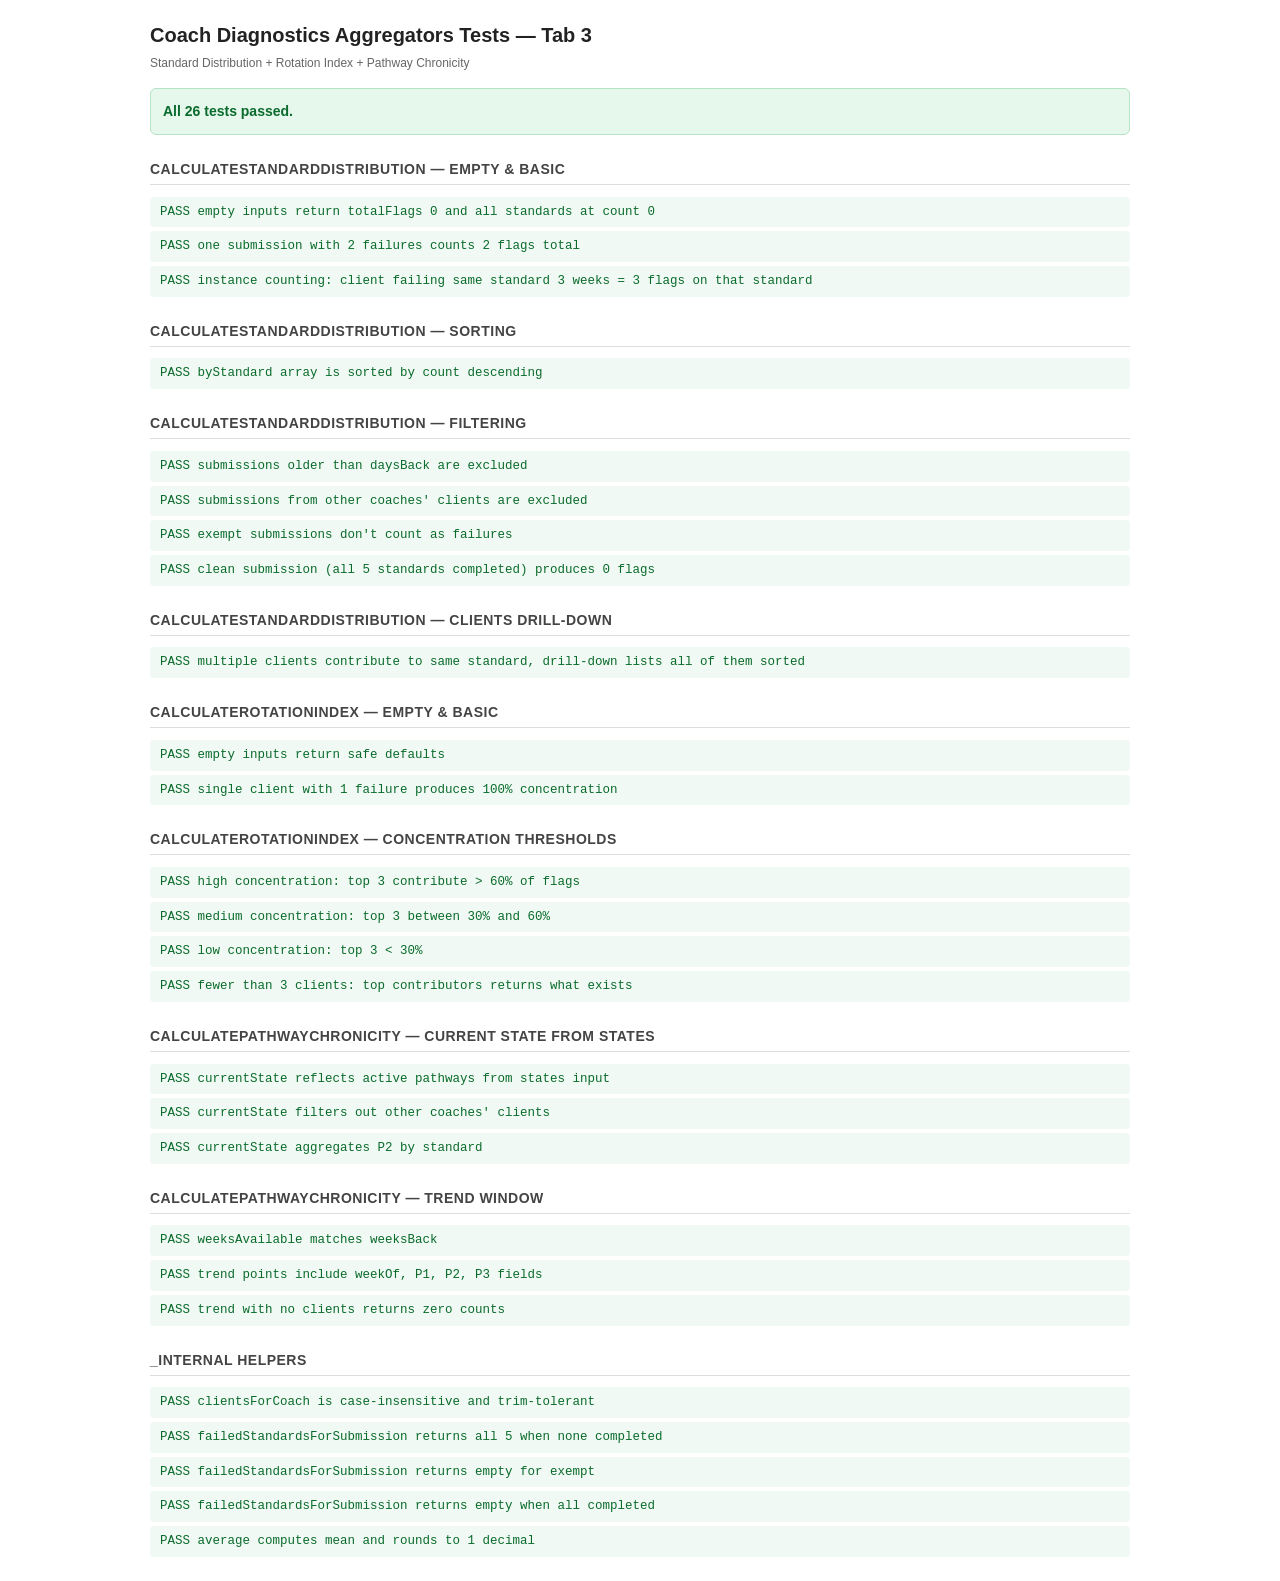
<file: dashboard/tests-coach-diagnostics.html>
<!DOCTYPE html>
<html lang="en">
<head>
<meta charset="utf-8" />
<title>Coach Diagnostics Aggregators Tests (Tab 3)</title>
<style>
  body { font: 14px/1.5 -apple-system, BlinkMacSystemFont, sans-serif; padding: 20px; max-width: 980px; margin: auto; color: #222; }
  h1 { font-size: 20px; margin: 0 0 4px; }
  .meta { color: #666; margin-bottom: 16px; font-size: 12px; }
  h2 { font-size: 14px; text-transform: uppercase; letter-spacing: 0.5px; color: #444; border-bottom: 1px solid #ddd; padding-bottom: 4px; margin-top: 24px; }
  .summary { padding: 12px; border-radius: 6px; margin: 16px 0; font-weight: 600; }
  .summary.ok { background: #e6f7ec; color: #0a6b2c; border: 1px solid #b6e2c5; }
  .summary.bad { background: #fde8e8; color: #8a1f1f; border: 1px solid #f1c0c0; }
  .test { padding: 6px 10px; border-radius: 4px; margin: 4px 0; font-family: ui-monospace, "SF Mono", Menlo, Consolas, monospace; font-size: 12.5px; }
  .pass { background: #f0f9f3; color: #0a6b2c; }
  .fail { background: #fdecec; color: #8a1f1f; }
  .fail pre { margin: 6px 0 0; white-space: pre-wrap; font-size: 11.5px; color: #5a1414; }
</style>
</head>
<body>
<h1>Coach Diagnostics Aggregators Tests — Tab 3</h1>
<div class="meta">Standard Distribution + Rotation Index + Pathway Chronicity</div>
<div id="summary" class="summary">Running…</div>
<div id="results"></div>

<!-- Engine modules in dependency order. The test file lives in /dashboard/,
     so engine modules are reached via ../engine/. -->
<script src="../engine/coaching-week.js"></script>
<script src="../engine/client-timeline.js"></script>
<script src="../engine/consecutive-evaluable.js"></script>
<script src="../engine/pathway-evaluators.js"></script>
<script src="../engine/color-deriver.js"></script>
<script src="../engine/pathway-engine.js"></script>

<!-- Aggregators (module under test). Same directory as this file. -->
<script src="./coach-diagnostics-aggregators.js"></script>

<script>
(function () {
  "use strict";

  var results = document.getElementById("results");
  var summary = document.getElementById("summary");
  var passed = 0;
  var failed = 0;

  function group(name) {
    var h = document.createElement("h2");
    h.textContent = name;
    results.appendChild(h);
  }

  function test(name, fn) {
    var div = document.createElement("div");
    div.className = "test";
    try {
      fn();
      passed++;
      div.classList.add("pass");
      div.textContent = "PASS  " + name;
    } catch (e) {
      failed++;
      div.classList.add("fail");
      var pre = document.createElement("pre");
      pre.textContent = (e && e.message) || String(e);
      div.textContent = "FAIL  " + name;
      div.appendChild(pre);
    }
    results.appendChild(div);
  }

  function assertEq(actual, expected, msg) {
    if (actual !== expected) {
      throw new Error(
        (msg || "Expected") + ": got " + JSON.stringify(actual) +
        ", expected " + JSON.stringify(expected)
      );
    }
  }

  function assertTrue(cond, msg) {
    if (!cond) throw new Error(msg || "Expected true");
  }

  function assertDeepEq(actual, expected, msg) {
    var a = JSON.stringify(actual);
    var e = JSON.stringify(expected);
    if (a !== e) {
      throw new Error((msg || "Deep equal failed") + ":\n  got      " + a + "\n  expected " + e);
    }
  }

  // ---------- Sanity check: module loaded ----------
  if (!window.CoachDiagnosticsAggregators) {
    summary.className = "summary bad";
    summary.textContent = "FAILED TO LOAD: window.CoachDiagnosticsAggregators is undefined. " +
      "Check that coach-diagnostics-aggregators.js is included before this script.";
    return;
  }

  var CDA = window.CoachDiagnosticsAggregators;

  // ---------- Test data builders ----------
  //
  // Build form rows in the ARRAY shape used by sheets-reader.js, which
  // matches ClientTimeline.normalizeSubmission's array branch:
  //   [timestamp, client, exempt, justification, standards, loom, callReq, notes]
  function row(timestamp, client, opts) {
    opts = opts || {};
    var standards = opts.completed || [];
    return [
      timestamp,
      client,
      opts.exempt ? "Yes" : "No",
      opts.justification || "",
      standards.join(", "),
      opts.loom || "",
      opts.callRequested || "",
      opts.notes || ""
    ];
  }

  // A "clean" submission completes all 5 standards = 0 failures.
  var ALL_STANDARDS = [
    "Check-In Submission",
    "Training Adherence",
    "Nutrition Adherence",
    "Movement Target",
    "Technique Feedback"
  ];

  // Reference dates used across tests. currentDate is May 13, 2026.
  var NOW = new Date("2026-05-13T12:00:00Z");
  var DAYS_AGO = function (n) {
    var d = new Date(NOW.getTime());
    d.setUTCDate(d.getUTCDate() - n);
    return d;
  };

  // =========================================================================
  // calculateStandardDistribution
  // =========================================================================
  group("calculateStandardDistribution — empty & basic");

  test("empty inputs return totalFlags 0 and all standards at count 0", function () {
    var r = CDA.calculateStandardDistribution([], [], "Brent", 90, { currentDate: NOW });
    assertEq(r.totalFlags, 0);
    assertEq(r.byStandard.length, 5, "should return all 5 standards even with no data");
    r.byStandard.forEach(function (s) {
      assertEq(s.count, 0, s.standard + " count");
      assertEq(s.percentage, 0, s.standard + " percentage");
    });
  });

  test("one submission with 2 failures counts 2 flags total", function () {
    var roster = [{ client: "Maria", coach: "Brent" }];
    // Completes 3 of 5 -> fails Nutrition Adherence and Movement Target
    var forms = [row(DAYS_AGO(3), "Maria", {
      completed: ["Check-In Submission", "Training Adherence", "Technique Feedback"]
    })];
    var r = CDA.calculateStandardDistribution(forms, roster, "Brent", 90, { currentDate: NOW });
    assertEq(r.totalFlags, 2);
    // Find the two failed standards
    var nutr = r.byStandard.find(function (s) { return s.standard === "Nutrition Adherence"; });
    var mvmt = r.byStandard.find(function (s) { return s.standard === "Movement Target"; });
    assertEq(nutr.count, 1);
    assertEq(mvmt.count, 1);
    assertEq(nutr.percentage, 50);
    assertEq(mvmt.percentage, 50);
  });

  test("instance counting: client failing same standard 3 weeks = 3 flags on that standard", function () {
    var roster = [{ client: "Maria", coach: "Brent" }];
    var forms = [
      row(DAYS_AGO(7),  "Maria", { completed: ["Check-In Submission","Training Adherence","Movement Target","Technique Feedback"] }), // fails Nutrition
      row(DAYS_AGO(14), "Maria", { completed: ["Check-In Submission","Training Adherence","Movement Target","Technique Feedback"] }), // fails Nutrition
      row(DAYS_AGO(21), "Maria", { completed: ["Check-In Submission","Training Adherence","Movement Target","Technique Feedback"] })  // fails Nutrition
    ];
    var r = CDA.calculateStandardDistribution(forms, roster, "Brent", 90, { currentDate: NOW });
    assertEq(r.totalFlags, 3);
    var nutr = r.byStandard.find(function (s) { return s.standard === "Nutrition Adherence"; });
    assertEq(nutr.count, 3);
    assertEq(nutr.percentage, 100);
    // Clients sub-list for Nutrition should have Maria with count 3
    assertEq(nutr.clients.length, 1);
    assertEq(nutr.clients[0].clientName, "Maria");
    assertEq(nutr.clients[0].count, 3);
  });

  group("calculateStandardDistribution — sorting");

  test("byStandard array is sorted by count descending", function () {
    var roster = [{ client: "A", coach: "Brent" }];
    var forms = [
      // 3 weeks fail Nutrition
      row(DAYS_AGO(7),  "A", { completed: ["Check-In Submission","Training Adherence","Movement Target","Technique Feedback"] }),
      row(DAYS_AGO(14), "A", { completed: ["Check-In Submission","Training Adherence","Movement Target","Technique Feedback"] }),
      row(DAYS_AGO(21), "A", { completed: ["Check-In Submission","Training Adherence","Movement Target","Technique Feedback"] }),
      // 1 week fails Training
      row(DAYS_AGO(28), "A", { completed: ["Check-In Submission","Nutrition Adherence","Movement Target","Technique Feedback"] })
    ];
    var r = CDA.calculateStandardDistribution(forms, roster, "Brent", 90, { currentDate: NOW });
    assertEq(r.byStandard[0].standard, "Nutrition Adherence", "Nutrition should be first (3 fails)");
    assertEq(r.byStandard[0].count, 3);
    assertEq(r.byStandard[1].standard, "Training Adherence", "Training should be second (1 fail)");
    assertEq(r.byStandard[1].count, 1);
  });

  group("calculateStandardDistribution — filtering");

  test("submissions older than daysBack are excluded", function () {
    var roster = [{ client: "Maria", coach: "Brent" }];
    var forms = [
      row(DAYS_AGO(200), "Maria", { completed: [] }) // 200 days ago, fails all 5
    ];
    var r = CDA.calculateStandardDistribution(forms, roster, "Brent", 90, { currentDate: NOW });
    assertEq(r.totalFlags, 0, "200-day-old submission should be filtered out at daysBack=90");
  });

  test("submissions from other coaches' clients are excluded", function () {
    var roster = [
      { client: "Maria", coach: "Brent" },
      { client: "John",  coach: "Ceci"  }
    ];
    var forms = [
      row(DAYS_AGO(3), "John", { completed: [] }) // John fails all 5, but he's Ceci's client
    ];
    var r = CDA.calculateStandardDistribution(forms, roster, "Brent", 90, { currentDate: NOW });
    assertEq(r.totalFlags, 0, "John's failures shouldn't count for Brent");
  });

  test("exempt submissions don't count as failures", function () {
    var roster = [{ client: "Maria", coach: "Brent" }];
    var forms = [
      row(DAYS_AGO(3), "Maria", { exempt: true, justification: "On vacation" })
    ];
    var r = CDA.calculateStandardDistribution(forms, roster, "Brent", 90, { currentDate: NOW });
    assertEq(r.totalFlags, 0, "exempt week is not a failure");
  });

  test("clean submission (all 5 standards completed) produces 0 flags", function () {
    var roster = [{ client: "Maria", coach: "Brent" }];
    var forms = [row(DAYS_AGO(3), "Maria", { completed: ALL_STANDARDS })];
    var r = CDA.calculateStandardDistribution(forms, roster, "Brent", 90, { currentDate: NOW });
    assertEq(r.totalFlags, 0);
  });

  group("calculateStandardDistribution — clients drill-down");

  test("multiple clients contribute to same standard, drill-down lists all of them sorted", function () {
    var roster = [
      { client: "Maria", coach: "Brent" },
      { client: "John",  coach: "Brent" },
      { client: "Lisa",  coach: "Brent" }
    ];
    var forms = [
      // Maria fails Nutrition 3 weeks
      row(DAYS_AGO(7),  "Maria", { completed: ["Check-In Submission","Training Adherence","Movement Target","Technique Feedback"] }),
      row(DAYS_AGO(14), "Maria", { completed: ["Check-In Submission","Training Adherence","Movement Target","Technique Feedback"] }),
      row(DAYS_AGO(21), "Maria", { completed: ["Check-In Submission","Training Adherence","Movement Target","Technique Feedback"] }),
      // John fails Nutrition 1 week
      row(DAYS_AGO(7),  "John",  { completed: ["Check-In Submission","Training Adherence","Movement Target","Technique Feedback"] }),
      // Lisa fails Nutrition 2 weeks
      row(DAYS_AGO(7),  "Lisa",  { completed: ["Check-In Submission","Training Adherence","Movement Target","Technique Feedback"] }),
      row(DAYS_AGO(14), "Lisa",  { completed: ["Check-In Submission","Training Adherence","Movement Target","Technique Feedback"] })
    ];
    var r = CDA.calculateStandardDistribution(forms, roster, "Brent", 90, { currentDate: NOW });
    var nutr = r.byStandard.find(function (s) { return s.standard === "Nutrition Adherence"; });
    assertEq(nutr.count, 6, "3 Maria + 1 John + 2 Lisa = 6 instances");
    assertEq(nutr.clients.length, 3, "3 unique clients contributed");
    // Sorted by count desc: Maria (3), Lisa (2), John (1)
    assertEq(nutr.clients[0].clientName, "Maria");
    assertEq(nutr.clients[0].count, 3);
    assertEq(nutr.clients[1].clientName, "Lisa");
    assertEq(nutr.clients[1].count, 2);
    assertEq(nutr.clients[2].clientName, "John");
    assertEq(nutr.clients[2].count, 1);
  });

  // =========================================================================
  // calculateRotationIndex
  // =========================================================================
  group("calculateRotationIndex — empty & basic");

  test("empty inputs return safe defaults", function () {
    var r = CDA.calculateRotationIndex([], [], "Brent", 90, { currentDate: NOW });
    assertEq(r.totalFlags, 0);
    assertEq(r.uniqueClients, 0);
    assertEq(r.topContributors.length, 0);
    assertEq(r.concentrationScore, 0);
    assertEq(r.concentrationLevel, "low");
  });

  test("single client with 1 failure produces 100% concentration", function () {
    var roster = [{ client: "Maria", coach: "Brent" }];
    var forms = [row(DAYS_AGO(3), "Maria", {
      completed: ["Check-In Submission","Training Adherence","Nutrition Adherence","Movement Target"]
    })]; // fails 1 standard
    var r = CDA.calculateRotationIndex(forms, roster, "Brent", 90, { currentDate: NOW });
    assertEq(r.totalFlags, 1);
    assertEq(r.uniqueClients, 1);
    assertEq(r.concentrationScore, 100);
    assertEq(r.concentrationLevel, "high");
    assertEq(r.topContributors[0].clientName, "Maria");
    assertEq(r.topContributors[0].flagCount, 1);
  });

  group("calculateRotationIndex — concentration thresholds");

  test("high concentration: top 3 contribute > 60% of flags", function () {
    // 4 clients. Top 3 contribute 9 of 10 flags = 90% (high).
    var roster = [
      { client: "A", coach: "Brent" },
      { client: "B", coach: "Brent" },
      { client: "C", coach: "Brent" },
      { client: "D", coach: "Brent" }
    ];
    // A fails 5 standards (1 week, all 5)
    // B fails 5 standards
    // C fails 5 standards
    // ...wait we want 9 of 10 specifically. Use varied counts.
    // A: 4 flags, B: 3 flags, C: 2 flags, D: 1 flag. Top 3 = 9. Total = 10.
    var forms = [
      // A: 4 fails in one week (completes only Check-In)
      row(DAYS_AGO(7), "A", { completed: ["Check-In Submission"] }),
      // B: 3 fails (completes Check-In + Training)
      row(DAYS_AGO(7), "B", { completed: ["Check-In Submission","Training Adherence"] }),
      // C: 2 fails
      row(DAYS_AGO(7), "C", { completed: ["Check-In Submission","Training Adherence","Nutrition Adherence"] }),
      // D: 1 fail
      row(DAYS_AGO(7), "D", { completed: ["Check-In Submission","Training Adherence","Nutrition Adherence","Movement Target"] })
    ];
    var r = CDA.calculateRotationIndex(forms, roster, "Brent", 90, { currentDate: NOW });
    assertEq(r.totalFlags, 10, "4+3+2+1");
    assertEq(r.uniqueClients, 4);
    // Top 3 = A(4) + B(3) + C(2) = 9 of 10 = 90%
    assertEq(r.concentrationScore, 90);
    assertEq(r.concentrationLevel, "high");
    assertEq(r.topContributors.length, 3);
    assertEq(r.topContributors[0].clientName, "A");
  });

  test("medium concentration: top 3 between 30% and 60%", function () {
    // 10 clients all with 1 flag each. Top 3 = 3 of 10 = 30%.
    var roster = [];
    var forms = [];
    "ABCDEFGHIJ".split("").forEach(function (letter) {
      roster.push({ client: letter, coach: "Brent" });
      forms.push(row(DAYS_AGO(7), letter, {
        completed: ["Check-In Submission","Training Adherence","Nutrition Adherence","Movement Target"]
      }));
    });
    var r = CDA.calculateRotationIndex(forms, roster, "Brent", 90, { currentDate: NOW });
    assertEq(r.totalFlags, 10);
    assertEq(r.uniqueClients, 10);
    assertEq(r.concentrationScore, 30);
    assertEq(r.concentrationLevel, "medium");
  });

  test("low concentration: top 3 < 30%", function () {
    // 15 clients all with 1 flag each. Top 3 = 3 of 15 = 20%.
    var letters = "ABCDEFGHIJKLMNO".split("");
    var roster = letters.map(function (l) { return { client: l, coach: "Brent" }; });
    var forms = letters.map(function (l) {
      return row(DAYS_AGO(7), l, {
        completed: ["Check-In Submission","Training Adherence","Nutrition Adherence","Movement Target"]
      });
    });
    var r = CDA.calculateRotationIndex(forms, roster, "Brent", 90, { currentDate: NOW });
    assertEq(r.totalFlags, 15);
    assertEq(r.concentrationScore, 20);
    assertEq(r.concentrationLevel, "low");
  });

  test("fewer than 3 clients: top contributors returns what exists", function () {
    var roster = [
      { client: "A", coach: "Brent" },
      { client: "B", coach: "Brent" }
    ];
    var forms = [
      row(DAYS_AGO(7), "A", { completed: ["Check-In Submission"] }), // 4 fails
      row(DAYS_AGO(7), "B", { completed: ["Check-In Submission"] })  // 4 fails
    ];
    var r = CDA.calculateRotationIndex(forms, roster, "Brent", 90, { currentDate: NOW });
    assertEq(r.uniqueClients, 2);
    assertEq(r.topContributors.length, 2, "should not pad to 3");
    assertEq(r.concentrationScore, 100, "with only 2 clients, top 3 = 100%");
  });

  // =========================================================================
  // calculatePathwayChronicity
  // =========================================================================
  group("calculatePathwayChronicity — current state from states");

  test("currentState reflects active pathways from states input", function () {
    var states = [
      {
        clientName: "Maria",
        coach: "Brent",
        pathwayStates: {
          p1: { active: true, pathway: "P1" },
          p2: [{ active: true, pathway: "P2", standard: "Nutrition Adherence" }],
          p3: { active: false }
        }
      },
      {
        clientName: "John",
        coach: "Brent",
        pathwayStates: {
          p1: { active: false },
          p2: [],
          p3: { active: true, pathway: "P3" }
        }
      }
    ];
    var roster = [
      { client: "Maria", coach: "Brent" },
      { client: "John",  coach: "Brent" }
    ];
    var r = CDA.calculatePathwayChronicity(states, [], [], roster, "Brent", {
      weeksBack: 0,  // skip trend for this test
      currentDate: NOW
    });
    assertEq(r.currentState.P1, 1, "Maria in P1");
    assertEq(r.currentState.P2.total, 1, "Maria in P2 Nutrition");
    assertEq(r.currentState.P3, 1, "John in P3");
    assertEq(r.currentState.clientsByPathway.P1[0], "Maria");
    assertEq(r.currentState.clientsByPathway.P3[0], "John");
  });

  test("currentState filters out other coaches' clients", function () {
    var states = [
      {
        clientName: "Maria",
        coach: "Ceci",  // different coach
        pathwayStates: { p1: { active: true }, p2: [], p3: { active: false } }
      }
    ];
    var roster = [{ client: "Maria", coach: "Ceci" }];
    var r = CDA.calculatePathwayChronicity(states, [], [], roster, "Brent", {
      weeksBack: 0,
      currentDate: NOW
    });
    assertEq(r.currentState.P1, 0, "Maria is Ceci's client, not Brent's");
  });

  test("currentState aggregates P2 by standard", function () {
    var states = [
      {
        clientName: "A", coach: "Brent",
        pathwayStates: {
          p1: { active: false },
          p2: [{ active: true, pathway: "P2", standard: "Nutrition Adherence" }],
          p3: { active: false }
        }
      },
      {
        clientName: "B", coach: "Brent",
        pathwayStates: {
          p1: { active: false },
          p2: [{ active: true, pathway: "P2", standard: "Nutrition Adherence" }],
          p3: { active: false }
        }
      },
      {
        clientName: "C", coach: "Brent",
        pathwayStates: {
          p1: { active: false },
          p2: [{ active: true, pathway: "P2", standard: "Movement Target" }],
          p3: { active: false }
        }
      }
    ];
    var roster = [
      { client: "A", coach: "Brent" },
      { client: "B", coach: "Brent" },
      { client: "C", coach: "Brent" }
    ];
    var r = CDA.calculatePathwayChronicity(states, [], [], roster, "Brent", {
      weeksBack: 0,
      currentDate: NOW
    });
    assertEq(r.currentState.P2.total, 3);
    // P2.byStandard should have 2 entries (Nutrition with 2, Movement with 1)
    assertEq(r.currentState.P2.byStandard.length, 2);
    assertEq(r.currentState.P2.byStandard[0].standard, "Nutrition Adherence", "Nutrition first (count 2)");
    assertEq(r.currentState.P2.byStandard[0].count, 2);
    assertEq(r.currentState.P2.byStandard[1].standard, "Movement Target");
    assertEq(r.currentState.P2.byStandard[1].count, 1);
  });

  group("calculatePathwayChronicity — trend window");

  test("weeksAvailable matches weeksBack", function () {
    var roster = [{ client: "Maria", coach: "Brent" }];
    var r = CDA.calculatePathwayChronicity([], [], [], roster, "Brent", {
      weeksBack: 12,
      currentDate: NOW
    });
    assertEq(r.weeksAvailable, 12);
    assertEq(r.trend.weeklyActiveByPathway.length, 12);
  });

  test("trend points include weekOf, P1, P2, P3 fields", function () {
    var roster = [{ client: "Maria", coach: "Brent" }];
    var r = CDA.calculatePathwayChronicity([], [], [], roster, "Brent", {
      weeksBack: 4,
      currentDate: NOW
    });
    r.trend.weeklyActiveByPathway.forEach(function (p) {
      assertTrue(typeof p.weekOf === "string", "weekOf is string");
      assertTrue(p.weekOf.match(/^\d{4}-\d{2}-\d{2}$/), "weekOf is YYYY-MM-DD: " + p.weekOf);
      assertEq(typeof p.P1, "number", "P1 count is number");
      assertEq(typeof p.P2, "number", "P2 count is number");
      assertEq(typeof p.P3, "number", "P3 count is number");
    });
  });

  test("trend with no clients returns zero counts", function () {
    var roster = []; // No clients for this coach
    var r = CDA.calculatePathwayChronicity([], [], [], roster, "Brent", {
      weeksBack: 4,
      currentDate: NOW
    });
    r.trend.weeklyActiveByPathway.forEach(function (p) {
      assertEq(p.P1, 0);
      assertEq(p.P2, 0);
      assertEq(p.P3, 0);
    });
    assertEq(r.trend.avgDuration.P1, 0);
    assertEq(r.trend.avgDuration.P2, 0);
    assertEq(r.trend.avgDuration.P3, 0);
  });

  // =========================================================================
  // _internal helpers
  // =========================================================================
  group("_internal helpers");

  test("clientsForCoach is case-insensitive and trim-tolerant", function () {
    var roster = [
      { client: "Maria", coach: "Brent" },
      { client: "John",  coach: "  brent  " }, // padded/lowercase
      { client: "Lisa",  coach: "Ceci" }
    ];
    var set = CDA._internal.clientsForCoach(roster, "BRENT");
    assertEq(set.size, 2);
    assertTrue(set.has("maria"));
    assertTrue(set.has("john"));
  });

  test("failedStandardsForSubmission returns all 5 when none completed", function () {
    var sub = { exempt: false, standardsCompleted: [] };
    var failed = CDA._internal.failedStandardsForSubmission(sub);
    assertEq(failed.length, 5);
  });

  test("failedStandardsForSubmission returns empty for exempt", function () {
    var sub = { exempt: true, standardsCompleted: [] };
    var failed = CDA._internal.failedStandardsForSubmission(sub);
    assertEq(failed.length, 0);
  });

  test("failedStandardsForSubmission returns empty when all completed", function () {
    var sub = { exempt: false, standardsCompleted: ALL_STANDARDS };
    var failed = CDA._internal.failedStandardsForSubmission(sub);
    assertEq(failed.length, 0);
  });

  test("average computes mean and rounds to 1 decimal", function () {
    assertEq(CDA._internal.average([1, 2, 3]), 2);
    assertEq(CDA._internal.average([1, 2]), 1.5);
    assertEq(CDA._internal.average([]), 0);
    assertEq(CDA._internal.average([1, 2, 2]), 1.7); // 1.666... -> 1.7
  });

  // =========================================================================
  // Summary
  // =========================================================================
  var total = passed + failed;
  if (failed === 0) {
    summary.className = "summary ok";
    summary.textContent = "All " + total + " tests passed.";
  } else {
    summary.className = "summary bad";
    summary.textContent = passed + " passed, " + failed + " failed (of " + total + " total).";
  }
})();
</script>
</body>
</html>
</file>
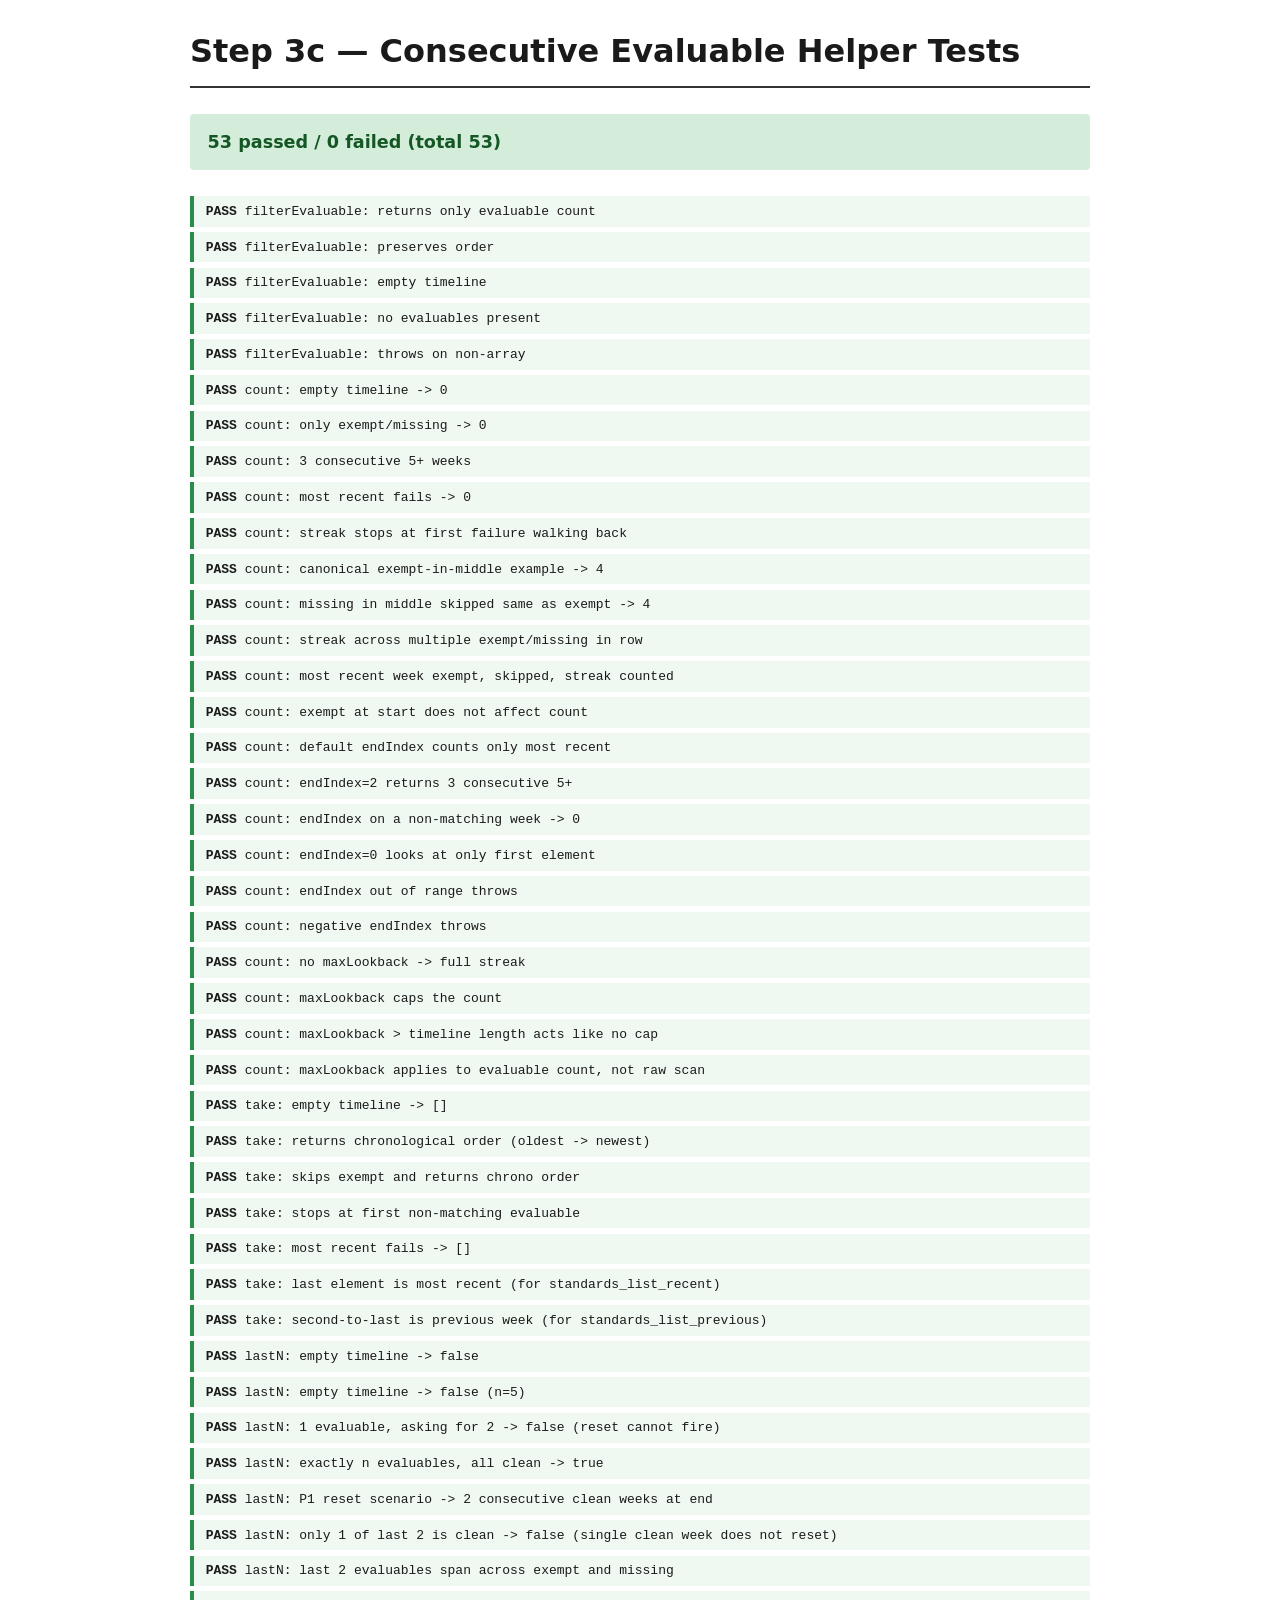
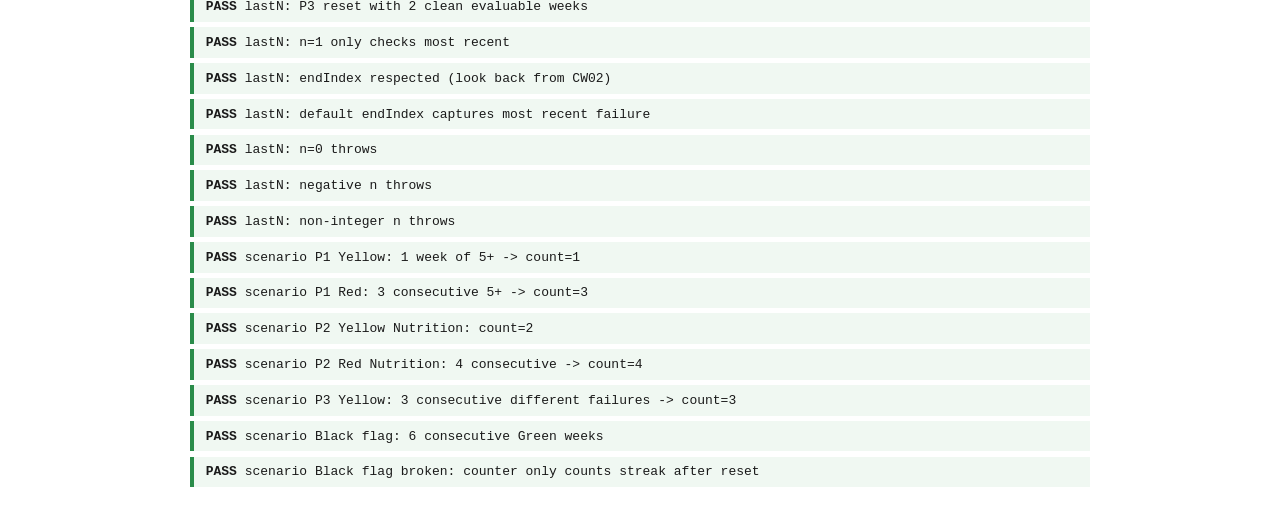
<file: engine/consecutive-evaluable-tests.html>
<!DOCTYPE html>
<html lang="en">
<head>
  <meta charset="UTF-8">
  <title>Step 3c Tests — Consecutive Evaluable Helper</title>
  <style>
    body { font-family: -apple-system, system-ui, sans-serif; max-width: 900px; margin: 2em auto; padding: 0 1em; color: #1a1a1a; }
    h1 { border-bottom: 2px solid #333; padding-bottom: 0.5em; }
    h2 { margin-top: 2em; color: #333; }
    .test { padding: 0.6em 0.9em; margin: 0.4em 0; border-left: 4px solid #ccc; background: #f8f8f8; font-family: ui-monospace, "SF Mono", monospace; font-size: 13px; }
    .pass { border-left-color: #2a8c4a; background: #f0f8f2; }
    .fail { border-left-color: #c0392b; background: #fbeae7; }
    .summary { padding: 1em; margin: 1.5em 0; font-weight: 600; font-size: 1.1em; border-radius: 4px; }
    .summary.ok { background: #d4edda; color: #155724; }
    .summary.bad { background: #f8d7da; color: #721c24; }
    .label { font-weight: 600; }
    pre { background: #f0f0f0; padding: 0.4em; overflow-x: auto; font-size: 12px; }
  </style>
</head>
<body>
  <h1>Step 3c — Consecutive Evaluable Helper Tests</h1>
  <div id="summary"></div>
  <div id="results"></div>

  <script src="consecutive-evaluable.js"></script>
  <script>
  (function () {
    var CE = window.ConsecutiveEvaluable;
    var results = [];

    function assertEqual(actual, expected, label) {
      var pass = JSON.stringify(actual) === JSON.stringify(expected);
      results.push({
        pass: pass,
        label: label,
        actual: actual,
        expected: expected
      });
    }

    function assertThrows(fn, label) {
      var threw = false;
      try { fn(); } catch (e) { threw = true; }
      results.push({ pass: threw, label: label, actual: threw ? "threw" : "did not throw", expected: "threw" });
    }

    // -------------------------------------------------------------------------
    // Test fixtures — minimal WeekRecord shapes
    // -------------------------------------------------------------------------
    function evaluable(weekId, points, failedStandards) {
      return {
        weekId: weekId,
        status: "evaluable",
        points: points,
        failedStandards: failedStandards || [],
        passedStandards: []
      };
    }
    function exempt(weekId) {
      return { weekId: weekId, status: "exempt", exemptJustification: "test" };
    }
    function missing(weekId) {
      return { weekId: weekId, status: "missing" };
    }

    // -------------------------------------------------------------------------
    // Predicates used across tests
    // -------------------------------------------------------------------------
    var fivePlus = function (wr) { return wr.points >= 5; };
    var failedNutrition = function (wr) { return wr.failedStandards.indexOf("Nutrition") !== -1; };
    var anyFailure = function (wr) { return wr.failedStandards.length > 0; };
    var cleanP1 = function (wr) { return wr.points < 5; };
    var cleanP3 = function (wr) { return wr.failedStandards.length === 0; };
    var alwaysTrue = function () { return true; };
    var alwaysFalse = function () { return false; };

    // =========================================================================
    // filterEvaluable
    // =========================================================================
    (function () {
      var t = [
        evaluable("CW01", 0),
        exempt("CW02"),
        missing("CW03"),
        evaluable("CW04", 5)
      ];
      var got = CE.filterEvaluable(t);
      assertEqual(got.length, 2, "filterEvaluable: returns only evaluable count");
      assertEqual(got.map(function (w) { return w.weekId; }), ["CW01", "CW04"], "filterEvaluable: preserves order");

      assertEqual(CE.filterEvaluable([]), [], "filterEvaluable: empty timeline");
      assertEqual(CE.filterEvaluable([exempt("CW01"), missing("CW02")]), [], "filterEvaluable: no evaluables present");

      assertThrows(function () { CE.filterEvaluable("not an array"); }, "filterEvaluable: throws on non-array");
    })();

    // =========================================================================
    // countConsecutiveFromEnd — basic cases
    // =========================================================================
    (function () {
      // Empty timeline
      assertEqual(CE.countConsecutiveFromEnd([], fivePlus), 0, "count: empty timeline -> 0");

      // No evaluable weeks
      assertEqual(CE.countConsecutiveFromEnd([exempt("CW01"), missing("CW02")], fivePlus), 0,
        "count: only exempt/missing -> 0");

      // 3 consecutive 5+ weeks (P1 trigger scenario)
      var p1 = [evaluable("CW01", 5), evaluable("CW02", 6), evaluable("CW03", 5)];
      assertEqual(CE.countConsecutiveFromEnd(p1, fivePlus), 3, "count: 3 consecutive 5+ weeks");

      // Single most recent week fails predicate -> 0
      var t = [evaluable("CW01", 5), evaluable("CW02", 5), evaluable("CW03", 2)];
      assertEqual(CE.countConsecutiveFromEnd(t, fivePlus), 0, "count: most recent fails -> 0");

      // Mixed: 2 recent 5+, then a 3 pt week, then more 5+
      // Should stop at the 3pt week and only count the 2 recent
      var mixed = [
        evaluable("CW01", 5),
        evaluable("CW02", 6),
        evaluable("CW03", 3), // breaks streak
        evaluable("CW04", 5),
        evaluable("CW05", 5)
      ];
      assertEqual(CE.countConsecutiveFromEnd(mixed, fivePlus), 2, "count: streak stops at first failure walking back");
    })();

    // =========================================================================
    // countConsecutiveFromEnd — exempt and missing skipping
    // =========================================================================
    (function () {
      // From the docs, the canonical example:
      // Week 1 Nutrition fails / Week 2 Nutrition fails / Week 3 Exempt
      // / Week 4 Nutrition fails / Week 5 Nutrition fails
      // -> Counts as 4 "consecutive" Nutrition failures
      var canonical = [
        evaluable("CW01", 2, ["Nutrition"]),
        evaluable("CW02", 2, ["Nutrition"]),
        exempt("CW03"),
        evaluable("CW04", 2, ["Nutrition"]),
        evaluable("CW05", 2, ["Nutrition"])
      ];
      assertEqual(CE.countConsecutiveFromEnd(canonical, failedNutrition), 4,
        "count: canonical exempt-in-middle example -> 4");

      // Same but with missing instead of exempt
      var withMissing = [
        evaluable("CW01", 2, ["Nutrition"]),
        evaluable("CW02", 2, ["Nutrition"]),
        missing("CW03"),
        evaluable("CW04", 2, ["Nutrition"]),
        evaluable("CW05", 2, ["Nutrition"])
      ];
      assertEqual(CE.countConsecutiveFromEnd(withMissing, failedNutrition), 4,
        "count: missing in middle skipped same as exempt -> 4");

      // Multiple exempts/missing back to back, all skipped
      var burst = [
        evaluable("CW01", 5),
        exempt("CW02"),
        missing("CW03"),
        exempt("CW04"),
        evaluable("CW05", 5)
      ];
      assertEqual(CE.countConsecutiveFromEnd(burst, fivePlus), 2,
        "count: streak across multiple exempt/missing in row");

      // Exempt at the very end (most recent week is exempt)
      var endExempt = [
        evaluable("CW01", 5),
        evaluable("CW02", 5),
        exempt("CW03")
      ];
      assertEqual(CE.countConsecutiveFromEnd(endExempt, fivePlus), 2,
        "count: most recent week exempt, skipped, streak counted");

      // Exempt at start (oldest)
      var startExempt = [
        exempt("CW01"),
        evaluable("CW02", 5),
        evaluable("CW03", 5)
      ];
      assertEqual(CE.countConsecutiveFromEnd(startExempt, fivePlus), 2,
        "count: exempt at start does not affect count");
    })();

    // =========================================================================
    // countConsecutiveFromEnd — endIndex option
    // =========================================================================
    (function () {
      var t = [
        evaluable("CW01", 5),
        evaluable("CW02", 5),
        evaluable("CW03", 5),
        evaluable("CW04", 2), // breaks any 5+ streak ending at CW04 or later
        evaluable("CW05", 5)
      ];

      // Default endIndex = end -> only CW05 matches
      assertEqual(CE.countConsecutiveFromEnd(t, fivePlus), 1,
        "count: default endIndex counts only most recent");

      // endIndex = 2 (CW03) -> 3 consecutive 5+ weeks ending at CW03
      assertEqual(CE.countConsecutiveFromEnd(t, fivePlus, { endIndex: 2 }), 3,
        "count: endIndex=2 returns 3 consecutive 5+");

      // endIndex = 3 (CW04, which fails) -> 0
      assertEqual(CE.countConsecutiveFromEnd(t, fivePlus, { endIndex: 3 }), 0,
        "count: endIndex on a non-matching week -> 0");

      // endIndex = 0 (only CW01 in scope) -> 1
      assertEqual(CE.countConsecutiveFromEnd(t, fivePlus, { endIndex: 0 }), 1,
        "count: endIndex=0 looks at only first element");

      // endIndex out of range -> throws
      assertThrows(function () {
        CE.countConsecutiveFromEnd(t, fivePlus, { endIndex: 99 });
      }, "count: endIndex out of range throws");

      assertThrows(function () {
        CE.countConsecutiveFromEnd(t, fivePlus, { endIndex: -1 });
      }, "count: negative endIndex throws");
    })();

    // =========================================================================
    // countConsecutiveFromEnd — maxLookback option
    // =========================================================================
    (function () {
      var t = [
        evaluable("CW01", 5),
        evaluable("CW02", 5),
        evaluable("CW03", 5),
        evaluable("CW04", 5),
        evaluable("CW05", 5)
      ];

      // Without cap: all 5
      assertEqual(CE.countConsecutiveFromEnd(t, fivePlus), 5, "count: no maxLookback -> full streak");

      // With cap of 3: only counts up to 3 evaluables
      assertEqual(CE.countConsecutiveFromEnd(t, fivePlus, { maxLookback: 3 }), 3,
        "count: maxLookback caps the count");

      // maxLookback bigger than timeline: no effect
      assertEqual(CE.countConsecutiveFromEnd(t, fivePlus, { maxLookback: 100 }), 5,
        "count: maxLookback > timeline length acts like no cap");

      // maxLookback skips exempt and missing in the cap
      // Cap = 3 evaluables, so exempts in between don't burn the budget
      var withGaps = [
        evaluable("CW01", 5),
        exempt("CW02"),
        evaluable("CW03", 5),
        missing("CW04"),
        evaluable("CW05", 5)
      ];
      assertEqual(CE.countConsecutiveFromEnd(withGaps, fivePlus, { maxLookback: 3 }), 3,
        "count: maxLookback applies to evaluable count, not raw scan");
    })();

    // =========================================================================
    // takeConsecutiveFromEnd
    // =========================================================================
    (function () {
      // Empty
      assertEqual(CE.takeConsecutiveFromEnd([], fivePlus), [], "take: empty timeline -> []");

      // 3 consecutive 5+ — returns oldest first
      var p1 = [
        evaluable("CW01", 5),
        evaluable("CW02", 6),
        evaluable("CW03", 7)
      ];
      var got = CE.takeConsecutiveFromEnd(p1, fivePlus);
      assertEqual(got.map(function (w) { return w.weekId; }), ["CW01", "CW02", "CW03"],
        "take: returns chronological order (oldest -> newest)");

      // Mixed with exempt — exempt skipped, evaluables collected in chrono order
      var canonical = [
        evaluable("CW01", 2, ["Nutrition"]),
        evaluable("CW02", 2, ["Nutrition"]),
        exempt("CW03"),
        evaluable("CW04", 2, ["Nutrition"]),
        evaluable("CW05", 2, ["Nutrition"])
      ];
      var canonGot = CE.takeConsecutiveFromEnd(canonical, failedNutrition);
      assertEqual(canonGot.map(function (w) { return w.weekId; }),
        ["CW01", "CW02", "CW04", "CW05"],
        "take: skips exempt and returns chrono order");

      // Streak interrupted
      var interrupted = [
        evaluable("CW01", 5),
        evaluable("CW02", 2), // breaks streak going back from CW04
        evaluable("CW03", 5),
        evaluable("CW04", 5)
      ];
      var intGot = CE.takeConsecutiveFromEnd(interrupted, fivePlus);
      assertEqual(intGot.map(function (w) { return w.weekId; }), ["CW03", "CW04"],
        "take: stops at first non-matching evaluable");

      // Most recent fails -> empty list
      var noMatch = [
        evaluable("CW01", 5),
        evaluable("CW02", 5),
        evaluable("CW03", 2)
      ];
      assertEqual(CE.takeConsecutiveFromEnd(noMatch, fivePlus), [],
        "take: most recent fails -> []");

      // Useful for Slack templates: the LAST element is most recent
      var slackCase = [
        evaluable("CW01", 5, ["Nutrition", "Training"]),
        evaluable("CW02", 6, ["Nutrition"])
      ];
      var slackGot = CE.takeConsecutiveFromEnd(slackCase, fivePlus);
      assertEqual(slackGot[slackGot.length - 1].failedStandards, ["Nutrition"],
        "take: last element is most recent (for standards_list_recent)");
      assertEqual(slackGot[slackGot.length - 2].failedStandards, ["Nutrition", "Training"],
        "take: second-to-last is previous week (for standards_list_previous)");
    })();

    // =========================================================================
    // lastNEvaluableMatch
    // =========================================================================
    (function () {
      // Empty -> false for any n
      assertEqual(CE.lastNEvaluableMatch([], 1, alwaysTrue), false,
        "lastN: empty timeline -> false");
      assertEqual(CE.lastNEvaluableMatch([], 5, alwaysTrue), false,
        "lastN: empty timeline -> false (n=5)");

      // Fewer evaluable weeks than n -> false (reset semantics)
      var oneWeek = [evaluable("CW01", 0)];
      assertEqual(CE.lastNEvaluableMatch(oneWeek, 2, cleanP1), false,
        "lastN: 1 evaluable, asking for 2 -> false (reset cannot fire)");

      // Exactly n evaluable weeks, all match -> true
      var twoCleanWeeks = [evaluable("CW01", 0), evaluable("CW02", 1)];
      assertEqual(CE.lastNEvaluableMatch(twoCleanWeeks, 2, cleanP1), true,
        "lastN: exactly n evaluables, all clean -> true");

      // 2 most recent are clean but the third-most-recent is not — n=2 should still pass
      var p1Reset = [
        evaluable("CW01", 5),  // crisis
        evaluable("CW02", 0),  // clean
        evaluable("CW03", 1)   // clean — most recent
      ];
      assertEqual(CE.lastNEvaluableMatch(p1Reset, 2, cleanP1), true,
        "lastN: P1 reset scenario -> 2 consecutive clean weeks at end");

      // P1 reset blocked: only most recent is clean, the one before still has 5+
      var partialReset = [
        evaluable("CW01", 5),
        evaluable("CW02", 5),
        evaluable("CW03", 0)
      ];
      assertEqual(CE.lastNEvaluableMatch(partialReset, 2, cleanP1), false,
        "lastN: only 1 of last 2 is clean -> false (single clean week does not reset)");

      // Exempt/missing skipped — the "last 2 evaluable" can stretch across gaps
      var withGap = [
        evaluable("CW01", 0),
        exempt("CW02"),
        missing("CW03"),
        evaluable("CW04", 0)
      ];
      assertEqual(CE.lastNEvaluableMatch(withGap, 2, cleanP1), true,
        "lastN: last 2 evaluables span across exempt and missing");

      // P3 reset (no failure in any standard for last 2 evaluable weeks)
      var p3Reset = [
        evaluable("CW01", 2, ["Movement"]),
        evaluable("CW02", 0, []),
        evaluable("CW03", 0, [])
      ];
      assertEqual(CE.lastNEvaluableMatch(p3Reset, 2, cleanP3), true,
        "lastN: P3 reset with 2 clean evaluable weeks");

      // n=1 edge — just checks the most recent evaluable
      var singleCheck = [
        evaluable("CW01", 5),
        evaluable("CW02", 0)
      ];
      assertEqual(CE.lastNEvaluableMatch(singleCheck, 1, cleanP1), true,
        "lastN: n=1 only checks most recent");

      // endIndex respected
      var withEndIdx = [
        evaluable("CW01", 0),
        evaluable("CW02", 0),
        evaluable("CW03", 5)
      ];
      // At endIndex=1, the last 2 evaluables are CW01+CW02, both clean
      assertEqual(CE.lastNEvaluableMatch(withEndIdx, 2, cleanP1, { endIndex: 1 }), true,
        "lastN: endIndex respected (look back from CW02)");
      // At endIndex=2 (default), most recent is CW03 with 5+, not clean
      assertEqual(CE.lastNEvaluableMatch(withEndIdx, 2, cleanP1), false,
        "lastN: default endIndex captures most recent failure");

      // Validation
      assertThrows(function () { CE.lastNEvaluableMatch([], 0, alwaysTrue); },
        "lastN: n=0 throws");
      assertThrows(function () { CE.lastNEvaluableMatch([], -1, alwaysTrue); },
        "lastN: negative n throws");
      assertThrows(function () { CE.lastNEvaluableMatch([], 1.5, alwaysTrue); },
        "lastN: non-integer n throws");
    })();

    // =========================================================================
    // Real pathway scenarios (integration-style cases)
    // =========================================================================
    (function () {
      // P1 Yellow trigger: 1 week of 5+ pts, evaluating most recent closed week
      var p1Yellow = [evaluable("CW19", 5)];
      assertEqual(CE.countConsecutiveFromEnd(p1Yellow, fivePlus), 1,
        "scenario P1 Yellow: 1 week of 5+ -> count=1");

      // P1 Red trigger: 3 consecutive 5+ weeks
      var p1Red = [
        evaluable("CW17", 5),
        evaluable("CW18", 6),
        evaluable("CW19", 5)
      ];
      assertEqual(CE.countConsecutiveFromEnd(p1Red, fivePlus), 3,
        "scenario P1 Red: 3 consecutive 5+ -> count=3");

      // P2 Yellow trigger: same standard fails 2 weeks (Nutrition)
      var p2Yellow = [
        evaluable("CW18", 2, ["Nutrition"]),
        evaluable("CW19", 2, ["Nutrition"])
      ];
      assertEqual(CE.countConsecutiveFromEnd(p2Yellow, failedNutrition), 2,
        "scenario P2 Yellow Nutrition: count=2");

      // P2 Red trigger: 4 consecutive Nutrition failures
      var p2Red = [
        evaluable("CW16", 2, ["Nutrition"]),
        evaluable("CW17", 4, ["Nutrition", "Training"]),
        evaluable("CW18", 2, ["Nutrition"]),
        evaluable("CW19", 2, ["Nutrition"])
      ];
      assertEqual(CE.countConsecutiveFromEnd(p2Red, failedNutrition), 4,
        "scenario P2 Red Nutrition: 4 consecutive -> count=4");

      // P3 trigger: 3 consecutive weeks with ANY failure (different standards)
      var p3Yellow = [
        evaluable("CW17", 2, ["Training"]),
        evaluable("CW18", 2, ["Nutrition"]),
        evaluable("CW19", 2, ["Movement"])
      ];
      assertEqual(CE.countConsecutiveFromEnd(p3Yellow, anyFailure), 3,
        "scenario P3 Yellow: 3 consecutive different failures -> count=3");

      // Black flag counter: 6 consecutive Green evaluable weeks
      var blackFlagCleared = [
        evaluable("CW14", 0, []),
        evaluable("CW15", 0, []),
        evaluable("CW16", 0, []),
        evaluable("CW17", 0, []),
        evaluable("CW18", 0, []),
        evaluable("CW19", 0, [])
      ];
      // "Green evaluable" predicate: zero points and zero failures
      var isGreen = function (wr) { return wr.points === 0 && wr.failedStandards.length === 0; };
      assertEqual(CE.countConsecutiveFromEnd(blackFlagCleared, isGreen), 6,
        "scenario Black flag: 6 consecutive Green weeks");

      // Black flag NOT cleared: a Yellow week broke the streak 2 weeks ago
      var blackFlagBroken = [
        evaluable("CW14", 0, []),
        evaluable("CW15", 0, []),
        evaluable("CW16", 0, []),
        evaluable("CW17", 5, ["Nutrition"]), // Yellow -> resets counter
        evaluable("CW18", 0, []),
        evaluable("CW19", 0, [])
      ];
      assertEqual(CE.countConsecutiveFromEnd(blackFlagBroken, isGreen), 2,
        "scenario Black flag broken: counter only counts streak after reset");
    })();

    // =========================================================================
    // Render results
    // =========================================================================
    var pass = results.filter(function (r) { return r.pass; }).length;
    var fail = results.length - pass;

    var summary = document.getElementById("summary");
    summary.className = "summary " + (fail === 0 ? "ok" : "bad");
    summary.textContent = pass + " passed / " + fail + " failed (total " + results.length + ")";

    var container = document.getElementById("results");
    var currentSection = null;

    results.forEach(function (r) {
      var div = document.createElement("div");
      div.className = "test " + (r.pass ? "pass" : "fail");
      var icon = r.pass ? "PASS" : "FAIL";
      div.innerHTML = "<span class='label'>" + icon + "</span> " + r.label;
      if (!r.pass) {
        div.innerHTML += "<pre>expected: " + JSON.stringify(r.expected) +
          "\nactual:   " + JSON.stringify(r.actual) + "</pre>";
      }
      container.appendChild(div);
    });
  })();
  </script>
</body>
</html>
</file>
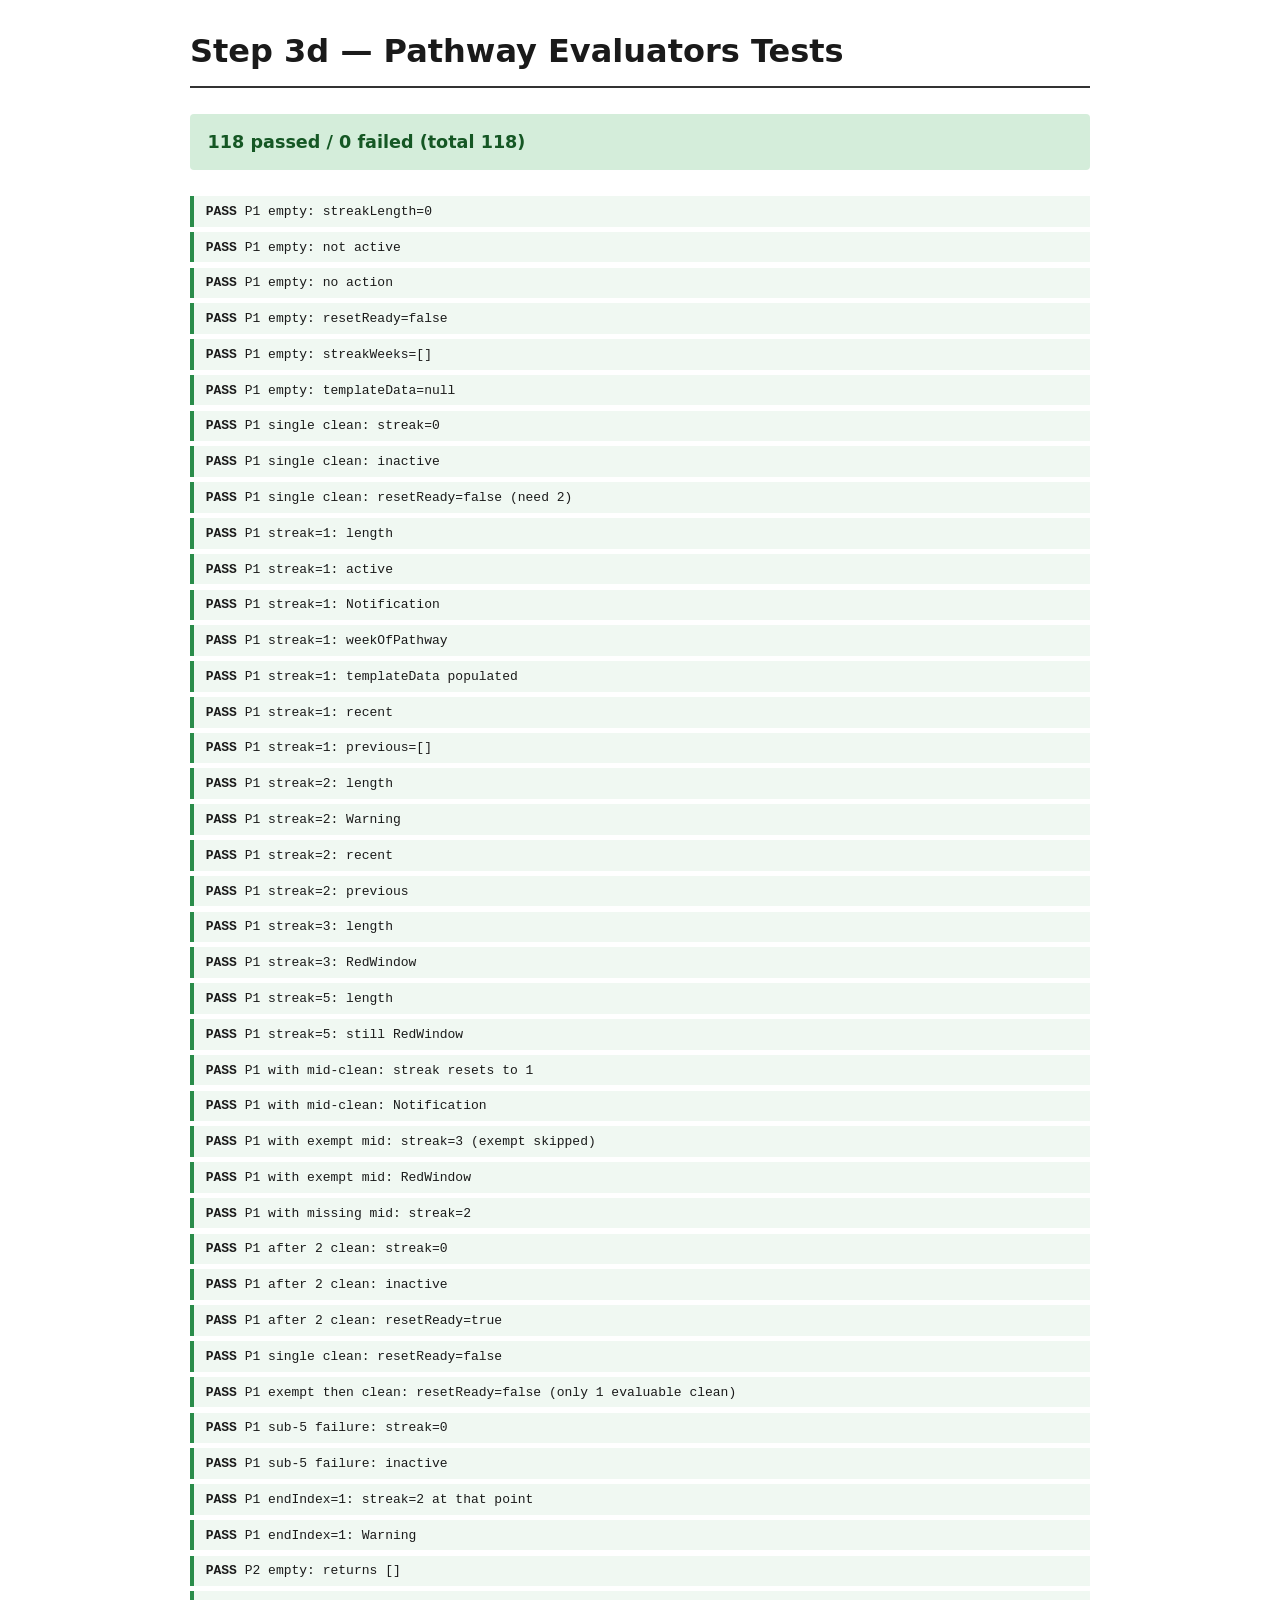
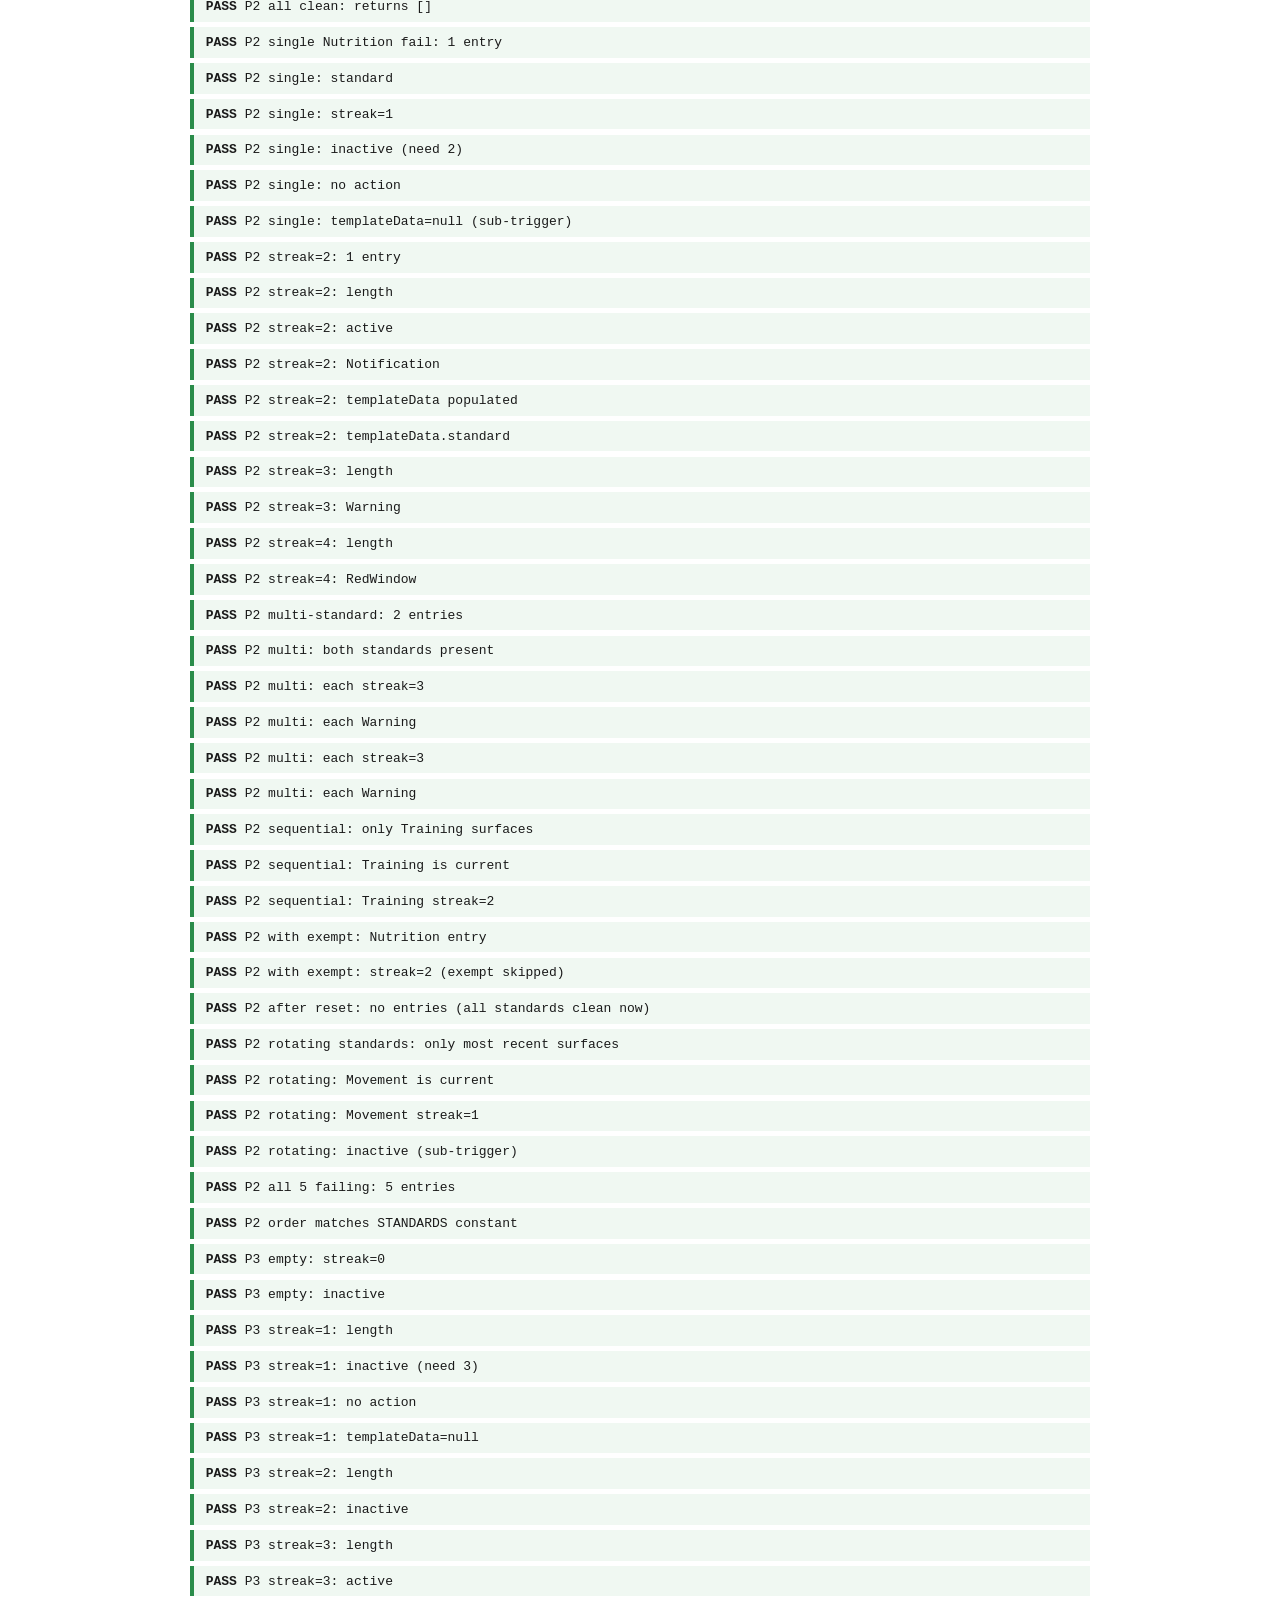
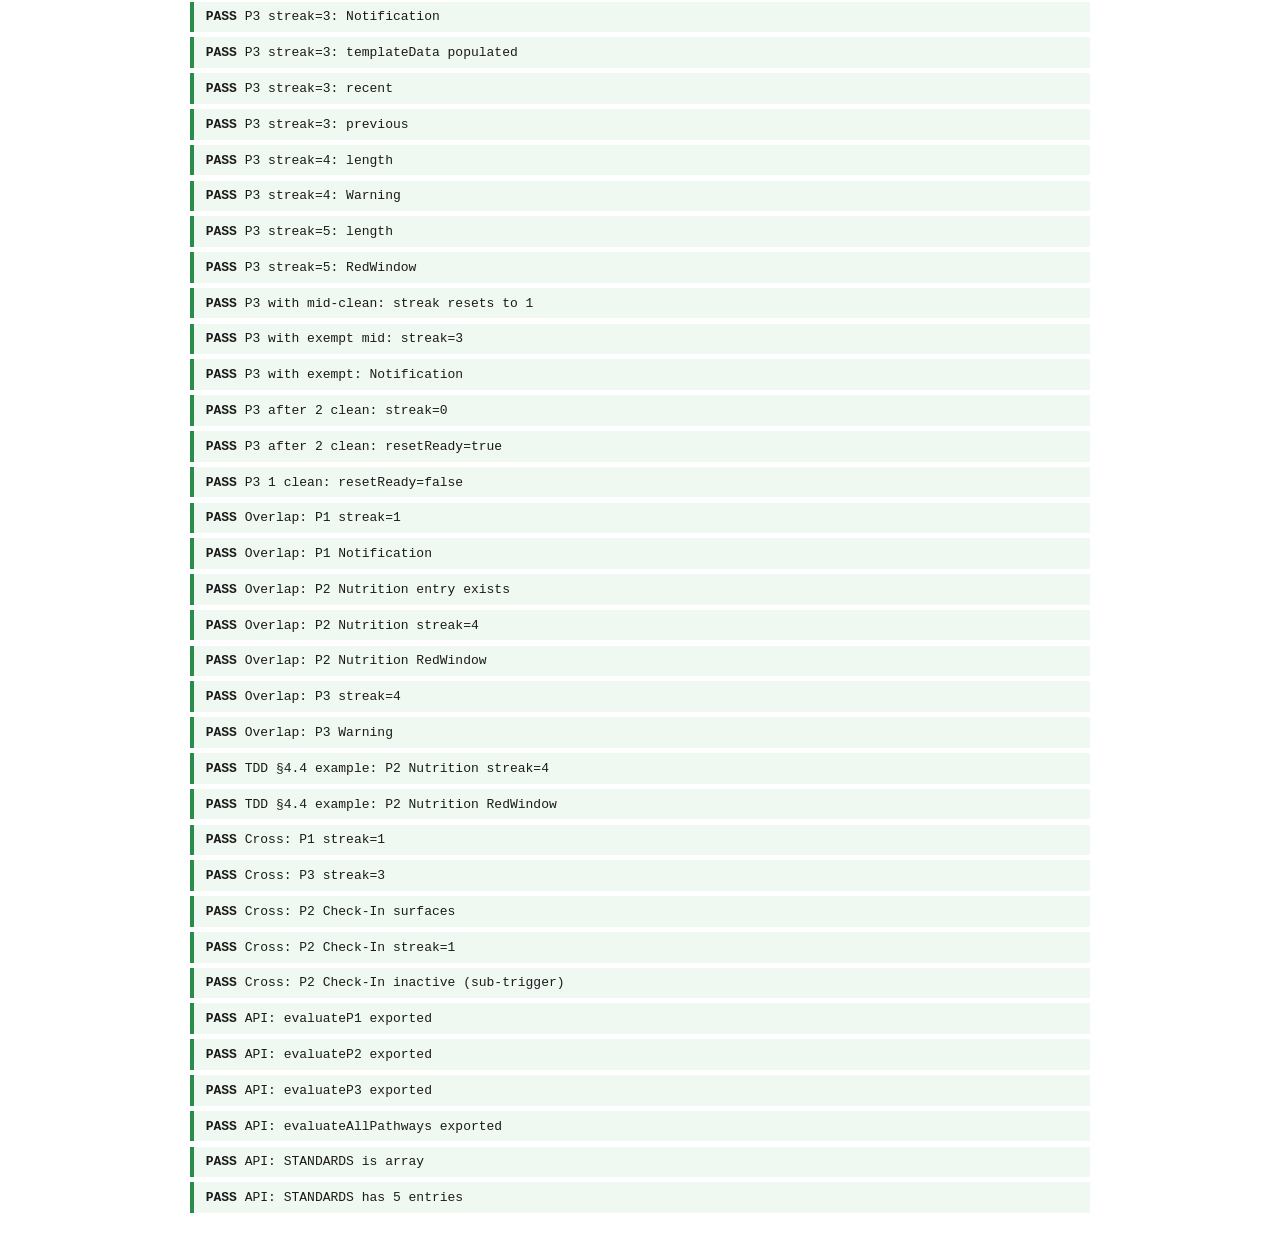
<file: engine/pathway-evaluators-tests.html>
<!DOCTYPE html>
<html lang="en">
<head>
  <meta charset="UTF-8">
  <title>Step 3d Tests — Pathway Evaluators (P1, P2, P3)</title>
  <style>
    body { font-family: -apple-system, system-ui, sans-serif; max-width: 900px; margin: 2em auto; padding: 0 1em; color: #1a1a1a; }
    h1 { border-bottom: 2px solid #333; padding-bottom: 0.5em; }
    h2 { margin-top: 2em; color: #333; }
    .test { padding: 0.6em 0.9em; margin: 0.4em 0; border-left: 4px solid #ccc; background: #f8f8f8; font-family: ui-monospace, "SF Mono", monospace; font-size: 13px; }
    .pass { border-left-color: #2a8c4a; background: #f0f8f2; }
    .fail { border-left-color: #c0392b; background: #fbeae7; }
    .summary { padding: 1em; margin: 1.5em 0; font-weight: 600; font-size: 1.1em; border-radius: 4px; }
    .summary.ok { background: #d4edda; color: #155724; }
    .summary.bad { background: #f8d7da; color: #721c24; }
    .label { font-weight: 600; }
    pre { background: #f0f0f0; padding: 0.4em; overflow-x: auto; font-size: 12px; }
  </style>
</head>
<body>
  <h1>Step 3d — Pathway Evaluators Tests</h1>
  <div id="summary"></div>
  <div id="results"></div>

  <script src="consecutive-evaluable.js"></script>
  <script src="pathway-evaluators.js"></script>
  <script>
  (function () {
    var PE = window.PathwayEvaluators;
    var results = [];

    function assertEqual(actual, expected, label) {
      var pass = JSON.stringify(actual) === JSON.stringify(expected);
      results.push({
        pass: pass,
        label: label,
        actual: actual,
        expected: expected
      });
    }

    function assertTruthy(actual, label) {
      var pass = !!actual;
      results.push({
        pass: pass,
        label: label,
        actual: actual,
        expected: "truthy"
      });
    }

    // -------------------------------------------------------------------------
    // Test fixtures — minimal WeekRecord shapes
    //
    // Standard names match the WeekRecord output of Step 3b
    // (client-timeline.js): "Check-In Submission", "Training Adherence",
    // "Nutrition Adherence", "Movement Target", "Technique Feedback".
    // -------------------------------------------------------------------------
    var STANDARD_POINTS = {
      "Check-In Submission": 5,
      "Training Adherence": 2,
      "Nutrition Adherence": 2,
      "Movement Target": 2,
      "Technique Feedback": 1
    };

    var _wk = 0;
    function nextWeekId() {
      _wk++;
      var n = _wk < 10 ? "0" + _wk : "" + _wk;
      return "2026-CW" + n;
    }
    function resetWeekIds() { _wk = 0; }

    function evaluable(failedStandards, opts) {
      failedStandards = failedStandards || [];
      opts = opts || {};
      var points = 0;
      for (var i = 0; i < failedStandards.length; i++) {
        points += STANDARD_POINTS[failedStandards[i]] || 0;
      }
      if (opts.pointsOverride !== undefined) points = opts.pointsOverride;
      return {
        weekId: nextWeekId(),
        status: "evaluable",
        points: points,
        failedStandards: failedStandards.slice(),
        passedStandards: [],
        callRequested: opts.callRequested || null,
        notes: null,
        loomLink: null
      };
    }
    function exempt() {
      return { weekId: nextWeekId(), status: "exempt", exemptJustification: "test" };
    }
    function missing() {
      return { weekId: nextWeekId(), status: "missing" };
    }
    function clean() {
      return evaluable([]);
    }

    // =========================================================================
    // P1 — Acute Crisis
    // =========================================================================
    (function () {
      resetWeekIds();

      // Empty timeline
      (function () {
        var r = PE.evaluateP1([]);
        assertEqual(r.streakLength, 0, "P1 empty: streakLength=0");
        assertEqual(r.active, false, "P1 empty: not active");
        assertEqual(r.expectedAction, null, "P1 empty: no action");
        assertEqual(r.resetReady, false, "P1 empty: resetReady=false");
        assertEqual(r.streakWeeks, [], "P1 empty: streakWeeks=[]");
        assertEqual(r.templateData, null, "P1 empty: templateData=null");
      })();

      // Single clean week
      (function () {
        var r = PE.evaluateP1([clean()]);
        assertEqual(r.streakLength, 0, "P1 single clean: streak=0");
        assertEqual(r.active, false, "P1 single clean: inactive");
        assertEqual(r.resetReady, false, "P1 single clean: resetReady=false (need 2)");
      })();

      // Single 5+ week (Notification trigger)
      (function () {
        var r = PE.evaluateP1([evaluable(["Check-In Submission"])]);
        assertEqual(r.streakLength, 1, "P1 streak=1: length");
        assertEqual(r.active, true, "P1 streak=1: active");
        assertEqual(r.expectedAction, "Notification", "P1 streak=1: Notification");
        assertEqual(r.weekOfPathway, 1, "P1 streak=1: weekOfPathway");
        assertTruthy(r.templateData, "P1 streak=1: templateData populated");
        assertEqual(r.templateData.standards_list_recent, ["Check-In Submission"], "P1 streak=1: recent");
        assertEqual(r.templateData.standards_list_previous, [], "P1 streak=1: previous=[]");
      })();

      // Two consecutive 5+ weeks (Warning trigger)
      (function () {
        var r = PE.evaluateP1([
          evaluable(["Check-In Submission"]),
          evaluable(["Nutrition Adherence", "Training Adherence", "Movement Target"])
        ]);
        assertEqual(r.streakLength, 2, "P1 streak=2: length");
        assertEqual(r.expectedAction, "Warning", "P1 streak=2: Warning");
        assertEqual(r.templateData.standards_list_recent,
          ["Nutrition Adherence", "Training Adherence", "Movement Target"], "P1 streak=2: recent");
        assertEqual(r.templateData.standards_list_previous,
          ["Check-In Submission"], "P1 streak=2: previous");
      })();

      // Three consecutive 5+ weeks (RedWindow)
      (function () {
        var r = PE.evaluateP1([
          evaluable(["Check-In Submission"]),
          evaluable(["Check-In Submission"]),
          evaluable(["Check-In Submission"])
        ]);
        assertEqual(r.streakLength, 3, "P1 streak=3: length");
        assertEqual(r.expectedAction, "RedWindow", "P1 streak=3: RedWindow");
      })();

      // Streak beyond Red threshold still emits RedWindow (no PostRed in 3d)
      (function () {
        var r = PE.evaluateP1([
          evaluable(["Check-In Submission"]),
          evaluable(["Check-In Submission"]),
          evaluable(["Check-In Submission"]),
          evaluable(["Check-In Submission"]),
          evaluable(["Check-In Submission"])
        ]);
        assertEqual(r.streakLength, 5, "P1 streak=5: length");
        assertEqual(r.expectedAction, "RedWindow", "P1 streak=5: still RedWindow");
      })();

      // Streak broken by clean week mid-history
      (function () {
        var r = PE.evaluateP1([
          evaluable(["Check-In Submission"]),
          evaluable(["Check-In Submission"]),
          clean(),
          evaluable(["Check-In Submission"])
        ]);
        assertEqual(r.streakLength, 1, "P1 with mid-clean: streak resets to 1");
        assertEqual(r.expectedAction, "Notification", "P1 with mid-clean: Notification");
      })();

      // Exempt mid-streak preserves consecutivity
      (function () {
        var r = PE.evaluateP1([
          evaluable(["Check-In Submission"]),
          evaluable(["Check-In Submission"]),
          exempt(),
          evaluable(["Check-In Submission"])
        ]);
        assertEqual(r.streakLength, 3, "P1 with exempt mid: streak=3 (exempt skipped)");
        assertEqual(r.expectedAction, "RedWindow", "P1 with exempt mid: RedWindow");
      })();

      // Missing mid-streak preserves consecutivity
      (function () {
        var r = PE.evaluateP1([
          evaluable(["Check-In Submission"]),
          missing(),
          evaluable(["Check-In Submission"])
        ]);
        assertEqual(r.streakLength, 2, "P1 with missing mid: streak=2");
      })();

      // Reset triggered: 2 consecutive clean weeks at end
      (function () {
        var r = PE.evaluateP1([
          evaluable(["Check-In Submission"]),
          evaluable(["Check-In Submission"]),
          clean(),
          clean()
        ]);
        assertEqual(r.streakLength, 0, "P1 after 2 clean: streak=0");
        assertEqual(r.active, false, "P1 after 2 clean: inactive");
        assertEqual(r.resetReady, true, "P1 after 2 clean: resetReady=true");
      })();

      // Single clean week does NOT reset
      (function () {
        var r = PE.evaluateP1([
          evaluable(["Check-In Submission"]),
          clean()
        ]);
        assertEqual(r.resetReady, false, "P1 single clean: resetReady=false");
      })();

      // Exempt does not count as a clean week for reset
      (function () {
        var r = PE.evaluateP1([
          evaluable(["Check-In Submission"]),
          clean(),
          exempt()
        ]);
        assertEqual(r.resetReady, false, "P1 exempt then clean: resetReady=false (only 1 evaluable clean)");
      })();

      // Sub-5 failure does NOT count for P1
      (function () {
        var r = PE.evaluateP1([evaluable(["Nutrition Adherence", "Training Adherence"])]); // 4 pts
        assertEqual(r.streakLength, 0, "P1 sub-5 failure: streak=0");
        assertEqual(r.active, false, "P1 sub-5 failure: inactive");
      })();

      // endIndex respected
      (function () {
        var tl = [
          evaluable(["Check-In Submission"]),
          evaluable(["Check-In Submission"]),
          clean(),
          clean()
        ];
        var r = PE.evaluateP1(tl, { endIndex: 1 });
        assertEqual(r.streakLength, 2, "P1 endIndex=1: streak=2 at that point");
        assertEqual(r.expectedAction, "Warning", "P1 endIndex=1: Warning");
      })();
    })();

    // =========================================================================
    // P2 — Same Standard Fails Repeatedly
    // =========================================================================
    (function () {
      resetWeekIds();

      // Empty timeline returns empty array
      (function () {
        assertEqual(PE.evaluateP2([]), [], "P2 empty: returns []");
      })();

      // No failures returns empty array (filter rule: streak >= 1)
      (function () {
        assertEqual(PE.evaluateP2([clean(), clean()]), [], "P2 all clean: returns []");
      })();

      // Single Nutrition failure: surfaces Nutrition only, inactive (streak<2)
      (function () {
        var r = PE.evaluateP2([evaluable(["Nutrition Adherence"])]);
        assertEqual(r.length, 1, "P2 single Nutrition fail: 1 entry");
        assertEqual(r[0].standard, "Nutrition Adherence", "P2 single: standard");
        assertEqual(r[0].streakLength, 1, "P2 single: streak=1");
        assertEqual(r[0].active, false, "P2 single: inactive (need 2)");
        assertEqual(r[0].expectedAction, null, "P2 single: no action");
        assertEqual(r[0].templateData, null, "P2 single: templateData=null (sub-trigger)");
      })();

      // 2 consecutive Nutrition failures (Notification trigger)
      (function () {
        var r = PE.evaluateP2([
          evaluable(["Nutrition Adherence"]),
          evaluable(["Nutrition Adherence"])
        ]);
        assertEqual(r.length, 1, "P2 streak=2: 1 entry");
        assertEqual(r[0].streakLength, 2, "P2 streak=2: length");
        assertEqual(r[0].active, true, "P2 streak=2: active");
        assertEqual(r[0].expectedAction, "Notification", "P2 streak=2: Notification");
        assertTruthy(r[0].templateData, "P2 streak=2: templateData populated");
        assertEqual(r[0].templateData.standard, "Nutrition Adherence", "P2 streak=2: templateData.standard");
      })();

      // 3 consecutive Nutrition failures (Warning)
      (function () {
        var r = PE.evaluateP2([
          evaluable(["Nutrition Adherence"]),
          evaluable(["Nutrition Adherence"]),
          evaluable(["Nutrition Adherence"])
        ]);
        assertEqual(r[0].streakLength, 3, "P2 streak=3: length");
        assertEqual(r[0].expectedAction, "Warning", "P2 streak=3: Warning");
      })();

      // 4 consecutive Nutrition failures (RedWindow)
      (function () {
        var r = PE.evaluateP2([
          evaluable(["Nutrition Adherence"]),
          evaluable(["Nutrition Adherence"]),
          evaluable(["Nutrition Adherence"]),
          evaluable(["Nutrition Adherence"])
        ]);
        assertEqual(r[0].streakLength, 4, "P2 streak=4: length");
        assertEqual(r[0].expectedAction, "RedWindow", "P2 streak=4: RedWindow");
      })();

      // Multiple standards simultaneously
      (function () {
        var r = PE.evaluateP2([
          evaluable(["Nutrition Adherence", "Training Adherence"]),
          evaluable(["Nutrition Adherence", "Training Adherence"]),
          evaluable(["Nutrition Adherence", "Training Adherence"])
        ]);
        assertEqual(r.length, 2, "P2 multi-standard: 2 entries");
        var standards = r.map(function (e) { return e.standard; }).sort();
        assertEqual(standards, ["Nutrition Adherence", "Training Adherence"],
          "P2 multi: both standards present");
        for (var i = 0; i < r.length; i++) {
          assertEqual(r[i].streakLength, 3, "P2 multi: each streak=3");
          assertEqual(r[i].expectedAction, "Warning", "P2 multi: each Warning");
        }
      })();

      // Standard fails then stops; another standard starts failing
      (function () {
        var r = PE.evaluateP2([
          evaluable(["Nutrition Adherence"]),
          evaluable(["Nutrition Adherence"]),
          evaluable(["Training Adherence"]),
          evaluable(["Training Adherence"])
        ]);
        assertEqual(r.length, 1, "P2 sequential: only Training surfaces");
        assertEqual(r[0].standard, "Training Adherence", "P2 sequential: Training is current");
        assertEqual(r[0].streakLength, 2, "P2 sequential: Training streak=2");
      })();

      // Exempt skipped: Nutrition fails W1, exempt W2, Nutrition fails W3 -> streak=2
      (function () {
        var r = PE.evaluateP2([
          evaluable(["Nutrition Adherence"]),
          exempt(),
          evaluable(["Nutrition Adherence"])
        ]);
        assertEqual(r.length, 1, "P2 with exempt: Nutrition entry");
        assertEqual(r[0].streakLength, 2, "P2 with exempt: streak=2 (exempt skipped)");
      })();

      // Reset: standard not in failedStandards on most recent weeks
      (function () {
        var r = PE.evaluateP2([
          evaluable(["Nutrition Adherence"]),
          evaluable(["Nutrition Adherence"]),
          evaluable(["Training Adherence"]),
          evaluable([])
        ]);
        assertEqual(r.length, 0, "P2 after reset: no entries (all standards clean now)");
      })();

      // Failed standards differ each week
      (function () {
        var r = PE.evaluateP2([
          evaluable(["Nutrition Adherence"]),
          evaluable(["Training Adherence"]),
          evaluable(["Movement Target"])
        ]);
        assertEqual(r.length, 1, "P2 rotating standards: only most recent surfaces");
        assertEqual(r[0].standard, "Movement Target", "P2 rotating: Movement is current");
        assertEqual(r[0].streakLength, 1, "P2 rotating: Movement streak=1");
        assertEqual(r[0].active, false, "P2 rotating: inactive (sub-trigger)");
      })();

      // P2 array order matches STANDARDS constant order
      (function () {
        var allStds = [
          "Check-In Submission",
          "Training Adherence",
          "Nutrition Adherence",
          "Movement Target",
          "Technique Feedback"
        ];
        var r = PE.evaluateP2([
          evaluable(allStds, { pointsOverride: 12 }),
          evaluable(allStds, { pointsOverride: 12 })
        ]);
        assertEqual(r.length, 5, "P2 all 5 failing: 5 entries");
        var order = r.map(function (e) { return e.standard; });
        assertEqual(order, allStds, "P2 order matches STANDARDS constant");
      })();
    })();

    // =========================================================================
    // P3 — Persistent Inconsistency
    // =========================================================================
    (function () {
      resetWeekIds();

      // Empty
      (function () {
        var r = PE.evaluateP3([]);
        assertEqual(r.streakLength, 0, "P3 empty: streak=0");
        assertEqual(r.active, false, "P3 empty: inactive");
      })();

      // 1 week with failure: sub-trigger
      (function () {
        var r = PE.evaluateP3([evaluable(["Nutrition Adherence"])]);
        assertEqual(r.streakLength, 1, "P3 streak=1: length");
        assertEqual(r.active, false, "P3 streak=1: inactive (need 3)");
        assertEqual(r.expectedAction, null, "P3 streak=1: no action");
        assertEqual(r.templateData, null, "P3 streak=1: templateData=null");
      })();

      // 2 weeks with failures: still sub-trigger
      (function () {
        var r = PE.evaluateP3([
          evaluable(["Nutrition Adherence"]),
          evaluable(["Training Adherence"])
        ]);
        assertEqual(r.streakLength, 2, "P3 streak=2: length");
        assertEqual(r.active, false, "P3 streak=2: inactive");
      })();

      // 3 consecutive weeks with rotating failures: Notification
      (function () {
        var r = PE.evaluateP3([
          evaluable(["Nutrition Adherence"]),
          evaluable(["Training Adherence"]),
          evaluable(["Movement Target"])
        ]);
        assertEqual(r.streakLength, 3, "P3 streak=3: length");
        assertEqual(r.active, true, "P3 streak=3: active");
        assertEqual(r.expectedAction, "Notification", "P3 streak=3: Notification");
        assertTruthy(r.templateData, "P3 streak=3: templateData populated");
        assertEqual(r.templateData.standards_list_recent, ["Movement Target"], "P3 streak=3: recent");
        assertEqual(r.templateData.standards_list_previous, ["Training Adherence"], "P3 streak=3: previous");
      })();

      // 4 weeks: Warning
      (function () {
        var r = PE.evaluateP3([
          evaluable(["Nutrition Adherence"]),
          evaluable(["Training Adherence"]),
          evaluable(["Movement Target"]),
          evaluable(["Technique Feedback"])
        ]);
        assertEqual(r.streakLength, 4, "P3 streak=4: length");
        assertEqual(r.expectedAction, "Warning", "P3 streak=4: Warning");
      })();

      // 5 weeks: RedWindow
      (function () {
        var r = PE.evaluateP3([
          evaluable(["Nutrition Adherence"]),
          evaluable(["Training Adherence"]),
          evaluable(["Movement Target"]),
          evaluable(["Technique Feedback"]),
          evaluable(["Nutrition Adherence"])
        ]);
        assertEqual(r.streakLength, 5, "P3 streak=5: length");
        assertEqual(r.expectedAction, "RedWindow", "P3 streak=5: RedWindow");
      })();

      // Clean week breaks streak
      (function () {
        var r = PE.evaluateP3([
          evaluable(["Nutrition Adherence"]),
          evaluable(["Training Adherence"]),
          clean(),
          evaluable(["Movement Target"])
        ]);
        assertEqual(r.streakLength, 1, "P3 with mid-clean: streak resets to 1");
      })();

      // Exempt skipped, consecutivity preserved
      (function () {
        var r = PE.evaluateP3([
          evaluable(["Nutrition Adherence"]),
          evaluable(["Training Adherence"]),
          exempt(),
          evaluable(["Movement Target"])
        ]);
        assertEqual(r.streakLength, 3, "P3 with exempt mid: streak=3");
        assertEqual(r.expectedAction, "Notification", "P3 with exempt: Notification");
      })();

      // Reset: 2 consecutive clean weeks
      (function () {
        var r = PE.evaluateP3([
          evaluable(["Nutrition Adherence"]),
          evaluable(["Training Adherence"]),
          clean(),
          clean()
        ]);
        assertEqual(r.streakLength, 0, "P3 after 2 clean: streak=0");
        assertEqual(r.resetReady, true, "P3 after 2 clean: resetReady=true");
      })();

      // 1 clean does NOT reset
      (function () {
        var r = PE.evaluateP3([evaluable(["Nutrition Adherence"]), clean()]);
        assertEqual(r.resetReady, false, "P3 1 clean: resetReady=false");
      })();
    })();

    // =========================================================================
    // Cross-pathway scenarios (verify pathways behave independently)
    // =========================================================================
    (function () {
      resetWeekIds();

      // Standards v3.3 Example 4 (overlap):
      // P2 (Nutrition fails 3 weeks) AND triggers P1 (5+ pts) on week 4
      (function () {
        var tl = [
          evaluable(["Nutrition Adherence"]),
          evaluable(["Nutrition Adherence"]),
          evaluable(["Nutrition Adherence"]),
          evaluable(["Check-In Submission", "Nutrition Adherence"]) // 7 pts
        ];
        var r = PE.evaluateAllPathways(tl);
        assertEqual(r.p1.streakLength, 1, "Overlap: P1 streak=1");
        assertEqual(r.p1.expectedAction, "Notification", "Overlap: P1 Notification");
        var nutrition = null;
        for (var i = 0; i < r.p2.length; i++) {
          if (r.p2[i].standard === "Nutrition Adherence") nutrition = r.p2[i];
        }
        assertTruthy(nutrition, "Overlap: P2 Nutrition entry exists");
        assertEqual(nutrition.streakLength, 4, "Overlap: P2 Nutrition streak=4");
        assertEqual(nutrition.expectedAction, "RedWindow", "Overlap: P2 Nutrition RedWindow");
        assertEqual(r.p3.streakLength, 4, "Overlap: P3 streak=4");
        assertEqual(r.p3.expectedAction, "Warning", "Overlap: P3 Warning");
      })();

      // TDD §4.4 example: W1 N / W2 N / W3 Exempt / W4 N / W5 N -> P2 Nutrition streak=4
      (function () {
        var tl = [
          evaluable(["Nutrition Adherence"]),
          evaluable(["Nutrition Adherence"]),
          exempt(),
          evaluable(["Nutrition Adherence"]),
          evaluable(["Nutrition Adherence"])
        ];
        var r = PE.evaluateP2(tl);
        var n = null;
        for (var i = 0; i < r.length; i++) {
          if (r[i].standard === "Nutrition Adherence") n = r[i];
        }
        assertEqual(n.streakLength, 4, "TDD §4.4 example: P2 Nutrition streak=4");
        assertEqual(n.expectedAction, "RedWindow", "TDD §4.4 example: P2 Nutrition RedWindow");
      })();

      // P1 active and P3 also active simultaneously
      (function () {
        var tl = [
          evaluable(["Nutrition Adherence"]),
          evaluable(["Nutrition Adherence"]),
          evaluable(["Check-In Submission"])
        ];
        var r = PE.evaluateAllPathways(tl);
        assertEqual(r.p1.streakLength, 1, "Cross: P1 streak=1");
        assertEqual(r.p3.streakLength, 3, "Cross: P3 streak=3");
        var checkin = null;
        for (var i = 0; i < r.p2.length; i++) {
          if (r.p2[i].standard === "Check-In Submission") checkin = r.p2[i];
        }
        assertTruthy(checkin, "Cross: P2 Check-In surfaces");
        assertEqual(checkin.streakLength, 1, "Cross: P2 Check-In streak=1");
        assertEqual(checkin.active, false, "Cross: P2 Check-In inactive (sub-trigger)");
      })();
    })();

    // =========================================================================
    // API surface
    // =========================================================================
    (function () {
      assertEqual(typeof PE.evaluateP1, "function", "API: evaluateP1 exported");
      assertEqual(typeof PE.evaluateP2, "function", "API: evaluateP2 exported");
      assertEqual(typeof PE.evaluateP3, "function", "API: evaluateP3 exported");
      assertEqual(typeof PE.evaluateAllPathways, "function", "API: evaluateAllPathways exported");
      assertEqual(Array.isArray(PE.STANDARDS), true, "API: STANDARDS is array");
      assertEqual(PE.STANDARDS.length, 5, "API: STANDARDS has 5 entries");
    })();

    // =========================================================================
    // Render results
    // =========================================================================
    var pass = results.filter(function (r) { return r.pass; }).length;
    var fail = results.length - pass;

    var summary = document.getElementById("summary");
    summary.className = "summary " + (fail === 0 ? "ok" : "bad");
    summary.textContent = pass + " passed / " + fail + " failed (total " + results.length + ")";

    var container = document.getElementById("results");
    results.forEach(function (r) {
      var div = document.createElement("div");
      div.className = "test " + (r.pass ? "pass" : "fail");
      var icon = r.pass ? "PASS" : "FAIL";
      div.innerHTML = "<span class='label'>" + icon + "</span> " + r.label;
      if (!r.pass) {
        div.innerHTML += "<pre>expected: " + JSON.stringify(r.expected) +
          "\nactual:   " + JSON.stringify(r.actual) + "</pre>";
      }
      container.appendChild(div);
    });
  })();
  </script>
</body>
</html>
</file>
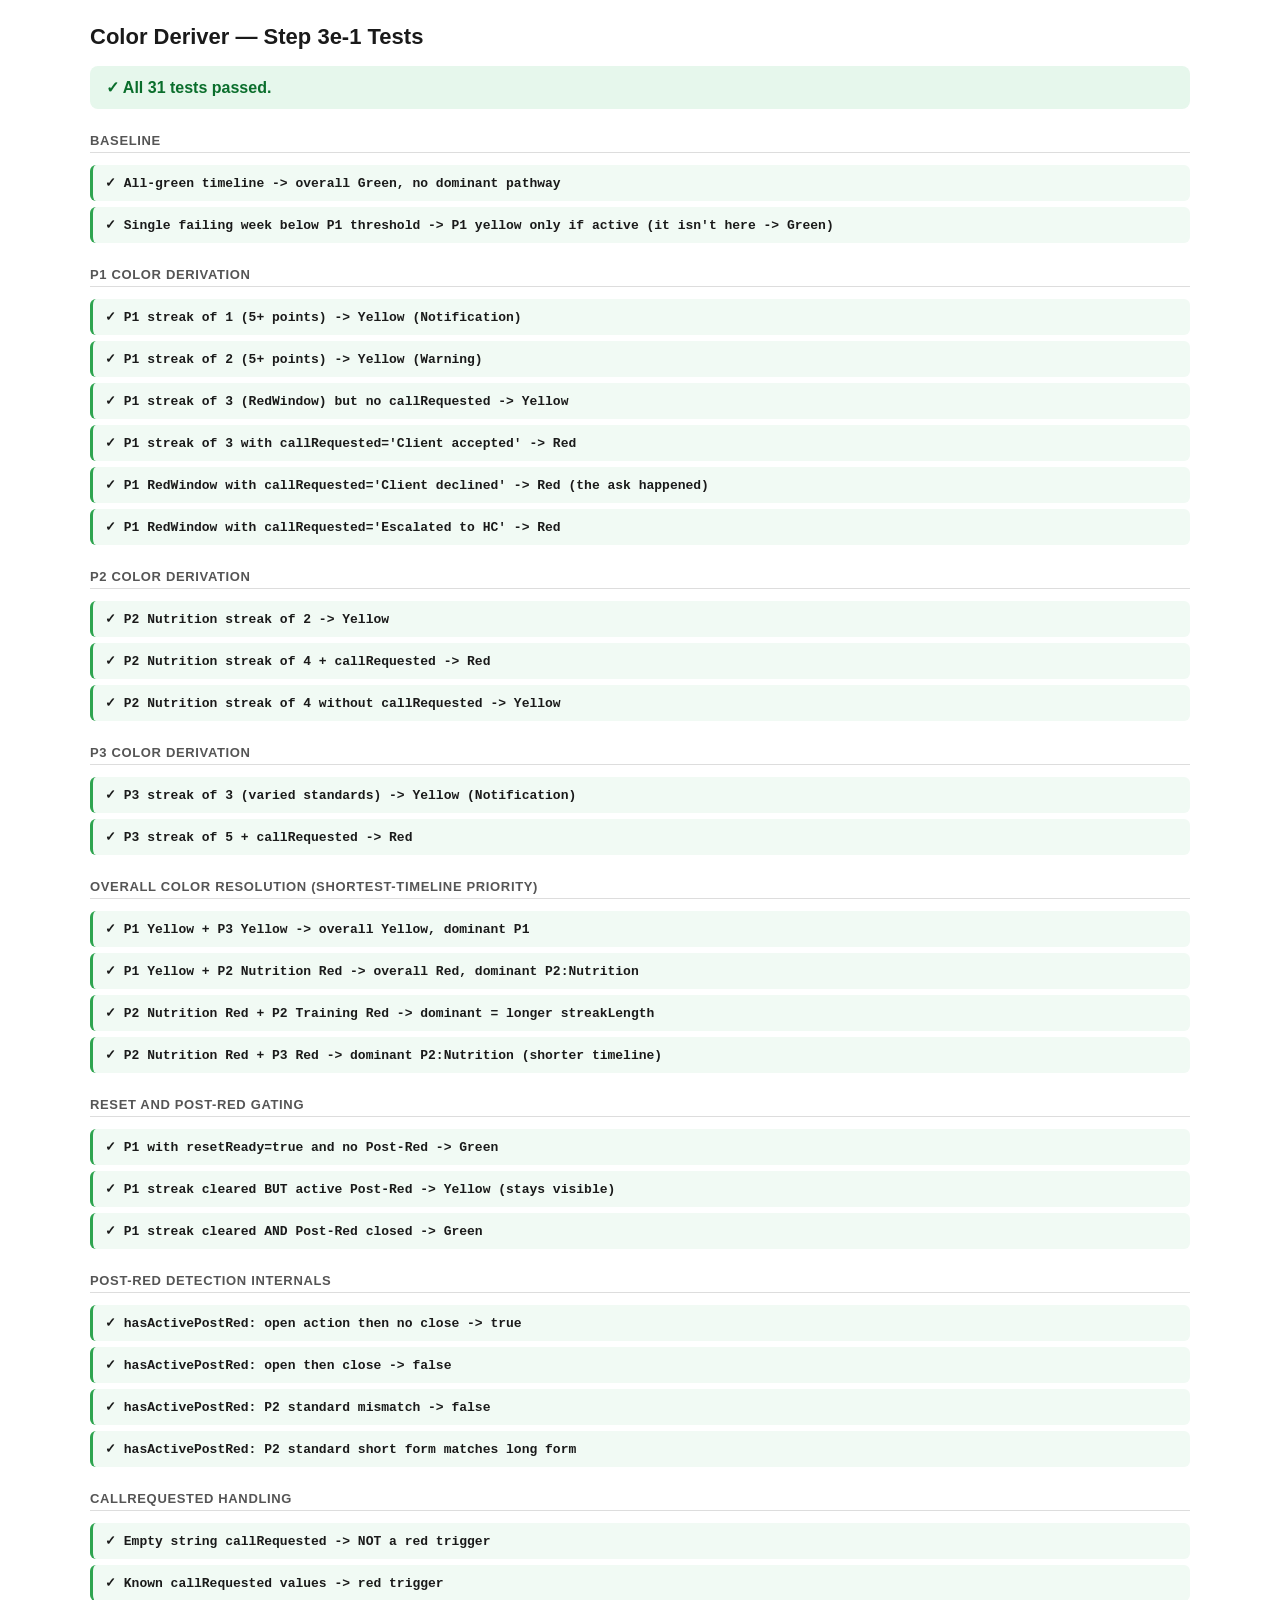
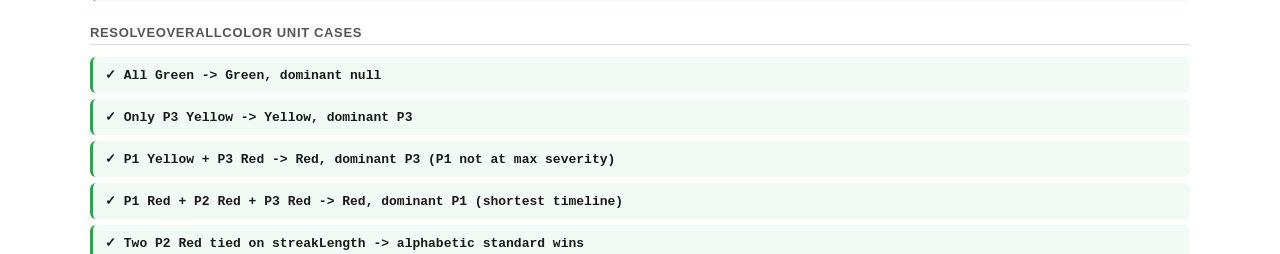
<file: engine/tests-color-deriver.html>
<!DOCTYPE html>
<html lang="en">
<head>
<meta charset="UTF-8" />
<title>Color Deriver — Step 3e-1 Tests</title>
<style>
  body { font-family: -apple-system, BlinkMacSystemFont, "Segoe UI", sans-serif; max-width: 1100px; margin: 24px auto; padding: 0 16px; color: #1a1a1a; }
  h1 { font-size: 22px; margin: 0 0 8px; }
  .summary { padding: 12px 16px; border-radius: 8px; margin: 16px 0 24px; font-weight: 600; }
  .summary.pass { background: #e6f7ec; color: #0a6e2c; }
  .summary.fail { background: #fdecea; color: #a8231a; }
  .group { margin: 24px 0 12px; font-size: 13px; text-transform: uppercase; letter-spacing: 0.05em; color: #555; font-weight: 600; border-bottom: 1px solid #ddd; padding-bottom: 4px; }
  .test { padding: 10px 12px; margin: 6px 0; border-radius: 6px; font-family: ui-monospace, SFMono-Regular, monospace; font-size: 13px; }
  .test.pass { background: #f1faf4; border-left: 3px solid #2ea44f; }
  .test.fail { background: #fff5f4; border-left: 3px solid #cf222e; }
  .test .name { font-weight: 600; }
  .test .err { margin-top: 6px; color: #a8231a; white-space: pre-wrap; }
  code { background: #f5f5f5; padding: 1px 4px; border-radius: 3px; }
</style>
</head>
<body>

<h1>Color Deriver — Step 3e-1 Tests</h1>
<div id="summary" class="summary">Running...</div>
<div id="results"></div>

<!-- Engine modules. Load in dependency order. -->
<script src="./coaching-week.js"></script>
<script src="./client-timeline.js"></script>
<script src="./consecutive-evaluable.js"></script>
<script src="./pathway-evaluators.js"></script>
<script src="./color-deriver.js"></script>

<script>
(function () {
  "use strict";

  // ---------------------------------------------------------------------------
  // Tiny test framework
  // ---------------------------------------------------------------------------
  var TESTS = [];
  var CURRENT_GROUP = null;

  function group(name) { CURRENT_GROUP = name; }
  function test(name, fn) { TESTS.push({ name: name, fn: fn, group: CURRENT_GROUP }); }

  function eq(actual, expected, label) {
    var a = JSON.stringify(actual);
    var e = JSON.stringify(expected);
    if (a !== e) {
      throw new Error(
        (label ? label + "\n" : "") +
        "expected: " + e + "\n" +
        "actual:   " + a
      );
    }
  }

  function assert(cond, msg) {
    if (!cond) throw new Error(msg || "assertion failed");
  }

  function run() {
    var results = document.getElementById("results");
    var summary = document.getElementById("summary");
    var byGroup = {};
    TESTS.forEach(function (t) {
      var g = t.group || "(ungrouped)";
      if (!byGroup[g]) byGroup[g] = [];
      byGroup[g].push(t);
    });

    var pass = 0, fail = 0;

    Object.keys(byGroup).forEach(function (g) {
      var header = document.createElement("div");
      header.className = "group";
      header.textContent = g;
      results.appendChild(header);

      byGroup[g].forEach(function (t) {
        var div = document.createElement("div");
        div.className = "test";
        var nameEl = document.createElement("div");
        nameEl.className = "name";
        nameEl.textContent = t.name;
        div.appendChild(nameEl);
        try {
          t.fn();
          div.classList.add("pass");
          nameEl.textContent = "✓ " + t.name;
          pass++;
        } catch (e) {
          div.classList.add("fail");
          nameEl.textContent = "✗ " + t.name;
          var err = document.createElement("div");
          err.className = "err";
          err.textContent = (e && e.message) || String(e);
          div.appendChild(err);
          fail++;
        }
        results.appendChild(div);
      });
    });

    if (fail === 0) {
      summary.className = "summary pass";
      summary.textContent = "✓ All " + pass + " tests passed.";
    } else {
      summary.className = "summary fail";
      summary.textContent = "✗ " + fail + " failed, " + pass + " passed.";
    }
  }

  // ---------------------------------------------------------------------------
  // Fixture builders
  // ---------------------------------------------------------------------------

  // Build a WeekRecord. Defaults to an evaluable Green week.
  function mkWeek(opts) {
    opts = opts || {};
    var status = opts.status || "evaluable";
    var rec = {
      weekId: opts.weekId || "2026-W01",
      weekIndex: opts.weekIndex || 0,
      status: status,
      weekStart: opts.weekStart || new Date("2026-01-02T05:00:00Z"),
      weekEnd: opts.weekEnd || new Date("2026-01-08T04:59:59Z"),
      submissionCount: status === "missing" ? 0 : 1,
      rawSubmissions: []
    };
    if (status === "evaluable") {
      rec.points = opts.points != null ? opts.points : 0;
      rec.failedStandards = opts.failedStandards || [];
      rec.passedStandards = opts.passedStandards || [
        "Check-In Submission",
        "Training Adherence",
        "Nutrition Adherence",
        "Movement Target",
        "Technique Feedback"
      ];
      rec.callRequested = opts.callRequested == null ? null : opts.callRequested;
      rec.notes = opts.notes || null;
      rec.loomLink = opts.loomLink || null;
    }
    return rec;
  }

  // Build a chronological 16-week green timeline, then optionally overlay
  // specific weeks at the end.
  function mkTimeline(weeks) {
    // weeks is an array of partial week specs ordered chronologically.
    // weekId / weekStart / weekEnd are auto-generated if not provided.
    return weeks.map(function (w, i) {
      var weekId = w.weekId || ("2026-W" + String(i + 1).padStart(2, "0"));
      var start = new Date(2026, 0, 2 + i * 7);
      var end = new Date(start.getTime() + 6 * 24 * 60 * 60 * 1000 + (23 * 3600 + 59 * 60 + 59) * 1000);
      return mkWeek(Object.assign({}, w, {
        weekId: weekId,
        weekIndex: i,
        weekStart: start,
        weekEnd: end
      }));
    });
  }

  // Build an HC Actions row.
  function mkAction(opts) {
    return {
      timestamp: opts.timestamp,
      actionWeek: opts.actionWeek || null,
      client: opts.client || "Test Client",
      coach: opts.coach || "Test Coach",
      pathway: opts.pathway || null,
      standard: opts.standard || null,
      actionType: opts.actionType,
      notes: opts.notes || null,
      outcome: opts.outcome || null,
      followUpDueDate: opts.followUpDueDate || null,
      actionId: opts.actionId || ("act-" + Math.random().toString(36).slice(2, 8))
    };
  }

  // Run the full 3b -> 3d -> 3e-1 pipeline for a given timeline + actions.
  function pipeline(timeline, actions) {
    var states = window.PathwayEvaluators.evaluateAllPathways(timeline);
    var colored = window.ColorDeriver.derivePathwayColors(states, timeline, actions || []);
    var overall = window.ColorDeriver.resolveOverallColor(colored);
    return { states: states, colored: colored, overall: overall };
  }

  // ---------------------------------------------------------------------------
  // GROUP: Baseline / no streaks
  // ---------------------------------------------------------------------------
  group("Baseline");

  test("All-green timeline -> overall Green, no dominant pathway", function () {
    var tl = mkTimeline([
      {}, {}, {}, {}, {}, {}
    ]);
    var r = pipeline(tl);
    eq(r.overall.color, "Green");
    eq(r.overall.dominantPathway, null);
  });

  test("Single failing week below P1 threshold -> P1 yellow only if active (it isn't here -> Green)", function () {
    var tl = mkTimeline([
      {}, {}, {}, {}, { points: 5, failedStandards: ["Check-In Submission"], passedStandards: ["Training Adherence","Nutrition Adherence","Movement Target","Technique Feedback"] }
    ]);
    // P1 threshold is streak length >= 1 of 5+ points -> Notification (Yellow)
    var r = pipeline(tl);
    eq(r.overall.color, "Yellow");
    eq(r.overall.dominantPathway, "P1");
  });

  // ---------------------------------------------------------------------------
  // GROUP: P1 color derivation
  // ---------------------------------------------------------------------------
  group("P1 color derivation");

  test("P1 streak of 1 (5+ points) -> Yellow (Notification)", function () {
    var tl = mkTimeline([
      {}, {}, {}, {},
      { points: 5, failedStandards: ["Check-In Submission"], passedStandards: ["Training Adherence","Nutrition Adherence","Movement Target","Technique Feedback"] }
    ]);
    var r = pipeline(tl);
    eq(r.colored.p1.color, "Yellow");
  });

  test("P1 streak of 2 (5+ points) -> Yellow (Warning)", function () {
    var tl = mkTimeline([
      {}, {}, {},
      { points: 5, failedStandards: ["Check-In Submission"], passedStandards: ["Training Adherence","Nutrition Adherence","Movement Target","Technique Feedback"] },
      { points: 7, failedStandards: ["Check-In Submission","Training Adherence"], passedStandards: ["Nutrition Adherence","Movement Target","Technique Feedback"] }
    ]);
    var r = pipeline(tl);
    eq(r.colored.p1.color, "Yellow");
  });

  test("P1 streak of 3 (RedWindow) but no callRequested -> Yellow", function () {
    var tl = mkTimeline([
      {}, {},
      { points: 5, failedStandards: ["Check-In Submission"], passedStandards: ["Training Adherence","Nutrition Adherence","Movement Target","Technique Feedback"] },
      { points: 5, failedStandards: ["Check-In Submission"], passedStandards: ["Training Adherence","Nutrition Adherence","Movement Target","Technique Feedback"] },
      { points: 5, failedStandards: ["Check-In Submission"], passedStandards: ["Training Adherence","Nutrition Adherence","Movement Target","Technique Feedback"], callRequested: null }
    ]);
    var r = pipeline(tl);
    eq(r.colored.p1.color, "Yellow");
    eq(r.colored.p1.colorReason, "red-window-awaiting-call");
  });

  test("P1 streak of 3 with callRequested='Client accepted' -> Red", function () {
    var tl = mkTimeline([
      {}, {},
      { points: 5, failedStandards: ["Check-In Submission"], passedStandards: ["Training Adherence","Nutrition Adherence","Movement Target","Technique Feedback"] },
      { points: 5, failedStandards: ["Check-In Submission"], passedStandards: ["Training Adherence","Nutrition Adherence","Movement Target","Technique Feedback"] },
      { points: 5, failedStandards: ["Check-In Submission"], passedStandards: ["Training Adherence","Nutrition Adherence","Movement Target","Technique Feedback"], callRequested: "Client accepted" }
    ]);
    var r = pipeline(tl);
    eq(r.colored.p1.color, "Red");
    eq(r.overall.color, "Red");
    eq(r.overall.dominantPathway, "P1");
  });

  test("P1 RedWindow with callRequested='Client declined' -> Red (the ask happened)", function () {
    var tl = mkTimeline([
      {}, {},
      { points: 5, failedStandards: ["Check-In Submission"], passedStandards: ["Training Adherence","Nutrition Adherence","Movement Target","Technique Feedback"] },
      { points: 5, failedStandards: ["Check-In Submission"], passedStandards: ["Training Adherence","Nutrition Adherence","Movement Target","Technique Feedback"] },
      { points: 5, failedStandards: ["Check-In Submission"], passedStandards: ["Training Adherence","Nutrition Adherence","Movement Target","Technique Feedback"], callRequested: "Client declined" }
    ]);
    var r = pipeline(tl);
    eq(r.colored.p1.color, "Red");
  });

  test("P1 RedWindow with callRequested='Escalated to HC' -> Red", function () {
    var tl = mkTimeline([
      {}, {},
      { points: 5, failedStandards: ["Check-In Submission"], passedStandards: ["Training Adherence","Nutrition Adherence","Movement Target","Technique Feedback"] },
      { points: 5, failedStandards: ["Check-In Submission"], passedStandards: ["Training Adherence","Nutrition Adherence","Movement Target","Technique Feedback"] },
      { points: 5, failedStandards: ["Check-In Submission"], passedStandards: ["Training Adherence","Nutrition Adherence","Movement Target","Technique Feedback"], callRequested: "Escalated to HC" }
    ]);
    var r = pipeline(tl);
    eq(r.colored.p1.color, "Red");
  });

  // ---------------------------------------------------------------------------
  // GROUP: P2 color derivation
  // ---------------------------------------------------------------------------
  group("P2 color derivation");

  test("P2 Nutrition streak of 2 -> Yellow", function () {
    var tl = mkTimeline([
      {}, {}, {},
      { points: 2, failedStandards: ["Nutrition Adherence"], passedStandards: ["Check-In Submission","Training Adherence","Movement Target","Technique Feedback"] },
      { points: 2, failedStandards: ["Nutrition Adherence"], passedStandards: ["Check-In Submission","Training Adherence","Movement Target","Technique Feedback"] }
    ]);
    var r = pipeline(tl);
    var p2nut = r.colored.p2.find(function (p) { return p.standard === "Nutrition Adherence"; });
    assert(p2nut, "expected P2 Nutrition state");
    eq(p2nut.color, "Yellow");
  });

  test("P2 Nutrition streak of 4 + callRequested -> Red", function () {
    var tl = mkTimeline([
      {},
      { points: 2, failedStandards: ["Nutrition Adherence"], passedStandards: ["Check-In Submission","Training Adherence","Movement Target","Technique Feedback"] },
      { points: 2, failedStandards: ["Nutrition Adherence"], passedStandards: ["Check-In Submission","Training Adherence","Movement Target","Technique Feedback"] },
      { points: 2, failedStandards: ["Nutrition Adherence"], passedStandards: ["Check-In Submission","Training Adherence","Movement Target","Technique Feedback"] },
      { points: 2, failedStandards: ["Nutrition Adherence"], passedStandards: ["Check-In Submission","Training Adherence","Movement Target","Technique Feedback"], callRequested: "Client accepted" }
    ]);
    var r = pipeline(tl);
    var p2nut = r.colored.p2.find(function (p) { return p.standard === "Nutrition Adherence"; });
    eq(p2nut.color, "Red");
  });

  test("P2 Nutrition streak of 4 without callRequested -> Yellow", function () {
    var tl = mkTimeline([
      {},
      { points: 2, failedStandards: ["Nutrition Adherence"], passedStandards: ["Check-In Submission","Training Adherence","Movement Target","Technique Feedback"] },
      { points: 2, failedStandards: ["Nutrition Adherence"], passedStandards: ["Check-In Submission","Training Adherence","Movement Target","Technique Feedback"] },
      { points: 2, failedStandards: ["Nutrition Adherence"], passedStandards: ["Check-In Submission","Training Adherence","Movement Target","Technique Feedback"] },
      { points: 2, failedStandards: ["Nutrition Adherence"], passedStandards: ["Check-In Submission","Training Adherence","Movement Target","Technique Feedback"], callRequested: null }
    ]);
    var r = pipeline(tl);
    var p2nut = r.colored.p2.find(function (p) { return p.standard === "Nutrition Adherence"; });
    eq(p2nut.color, "Yellow");
  });

  // ---------------------------------------------------------------------------
  // GROUP: P3 color derivation
  // ---------------------------------------------------------------------------
  group("P3 color derivation");

  test("P3 streak of 3 (varied standards) -> Yellow (Notification)", function () {
    var tl = mkTimeline([
      {}, {},
      { points: 2, failedStandards: ["Nutrition Adherence"], passedStandards: ["Check-In Submission","Training Adherence","Movement Target","Technique Feedback"] },
      { points: 2, failedStandards: ["Training Adherence"], passedStandards: ["Check-In Submission","Nutrition Adherence","Movement Target","Technique Feedback"] },
      { points: 2, failedStandards: ["Movement Target"], passedStandards: ["Check-In Submission","Training Adherence","Nutrition Adherence","Technique Feedback"] }
    ]);
    var r = pipeline(tl);
    eq(r.colored.p3.color, "Yellow");
  });

  test("P3 streak of 5 + callRequested -> Red", function () {
    var tl = mkTimeline([
      { points: 2, failedStandards: ["Nutrition Adherence"], passedStandards: ["Check-In Submission","Training Adherence","Movement Target","Technique Feedback"] },
      { points: 2, failedStandards: ["Training Adherence"], passedStandards: ["Check-In Submission","Nutrition Adherence","Movement Target","Technique Feedback"] },
      { points: 2, failedStandards: ["Movement Target"], passedStandards: ["Check-In Submission","Training Adherence","Nutrition Adherence","Technique Feedback"] },
      { points: 1, failedStandards: ["Technique Feedback"], passedStandards: ["Check-In Submission","Training Adherence","Nutrition Adherence","Movement Target"] },
      { points: 2, failedStandards: ["Nutrition Adherence"], passedStandards: ["Check-In Submission","Training Adherence","Movement Target","Technique Feedback"], callRequested: "Client accepted" }
    ]);
    var r = pipeline(tl);
    eq(r.colored.p3.color, "Red");
  });

  // ---------------------------------------------------------------------------
  // GROUP: Overall color resolution
  // ---------------------------------------------------------------------------
  group("Overall color resolution (shortest-timeline priority)");

  test("P1 Yellow + P3 Yellow -> overall Yellow, dominant P1", function () {
    // Need a streak that triggers both. P1 needs 5+ points; failing
    // Check-In Submission gives 5 points and also fails a standard for P3.
    var tl = mkTimeline([
      {}, {},
      { points: 5, failedStandards: ["Check-In Submission"], passedStandards: ["Training Adherence","Nutrition Adherence","Movement Target","Technique Feedback"] }
    ]);
    var r = pipeline(tl);
    eq(r.overall.color, "Yellow");
    eq(r.overall.dominantPathway, "P1");
  });

  test("P1 Yellow + P2 Nutrition Red -> overall Red, dominant P2:Nutrition", function () {
    // Build streak: 4 weeks of Nutrition failing + last week also missing check-in
    // so P1 hits Notification in the last week. P2 Nutrition has 4-week streak
    // -> RedWindow + callRequested -> Red.
    var tl = mkTimeline([
      {},
      { points: 2, failedStandards: ["Nutrition Adherence"], passedStandards: ["Check-In Submission","Training Adherence","Movement Target","Technique Feedback"] },
      { points: 2, failedStandards: ["Nutrition Adherence"], passedStandards: ["Check-In Submission","Training Adherence","Movement Target","Technique Feedback"] },
      { points: 2, failedStandards: ["Nutrition Adherence"], passedStandards: ["Check-In Submission","Training Adherence","Movement Target","Technique Feedback"] },
      { points: 7, failedStandards: ["Check-In Submission","Nutrition Adherence"], passedStandards: ["Training Adherence","Movement Target","Technique Feedback"], callRequested: "Client accepted" }
    ]);
    var r = pipeline(tl);
    eq(r.overall.color, "Red");
    eq(r.overall.dominantPathway, "P2:Nutrition Adherence");
  });

  test("P2 Nutrition Red + P2 Training Red -> dominant = longer streakLength", function () {
    // 5 weeks of Nutrition failing, 4 of those also Training failing,
    // last week callRequested set.
    var tl = mkTimeline([
      { points: 2, failedStandards: ["Nutrition Adherence"], passedStandards: ["Check-In Submission","Training Adherence","Movement Target","Technique Feedback"] },
      { points: 4, failedStandards: ["Nutrition Adherence","Training Adherence"], passedStandards: ["Check-In Submission","Movement Target","Technique Feedback"] },
      { points: 4, failedStandards: ["Nutrition Adherence","Training Adherence"], passedStandards: ["Check-In Submission","Movement Target","Technique Feedback"] },
      { points: 4, failedStandards: ["Nutrition Adherence","Training Adherence"], passedStandards: ["Check-In Submission","Movement Target","Technique Feedback"] },
      { points: 4, failedStandards: ["Nutrition Adherence","Training Adherence"], passedStandards: ["Check-In Submission","Movement Target","Technique Feedback"], callRequested: "Client accepted" }
    ]);
    var r = pipeline(tl);
    var p2nut = r.colored.p2.find(function (p) { return p.standard === "Nutrition Adherence"; });
    var p2tr  = r.colored.p2.find(function (p) { return p.standard === "Training Adherence"; });
    eq(p2nut.color, "Red");
    eq(p2tr.color, "Red");
    eq(r.overall.color, "Red");
    eq(r.overall.dominantPathway, "P2:Nutrition Adherence"); // streak 5 vs 4
  });

  test("P2 Nutrition Red + P3 Red -> dominant P2:Nutrition (shorter timeline)", function () {
    // Build a 5-week varied-failure streak with Nutrition in all 4 most recent.
    var tl = mkTimeline([
      { points: 2, failedStandards: ["Training Adherence"], passedStandards: ["Check-In Submission","Nutrition Adherence","Movement Target","Technique Feedback"] },
      { points: 2, failedStandards: ["Nutrition Adherence"], passedStandards: ["Check-In Submission","Training Adherence","Movement Target","Technique Feedback"] },
      { points: 2, failedStandards: ["Nutrition Adherence"], passedStandards: ["Check-In Submission","Training Adherence","Movement Target","Technique Feedback"] },
      { points: 2, failedStandards: ["Nutrition Adherence"], passedStandards: ["Check-In Submission","Training Adherence","Movement Target","Technique Feedback"] },
      { points: 2, failedStandards: ["Nutrition Adherence"], passedStandards: ["Check-In Submission","Training Adherence","Movement Target","Technique Feedback"], callRequested: "Client accepted" }
    ]);
    var r = pipeline(tl);
    eq(r.overall.color, "Red");
    eq(r.overall.dominantPathway, "P2:Nutrition Adherence");
  });

  // ---------------------------------------------------------------------------
  // GROUP: Reset and Post-Red gating
  // ---------------------------------------------------------------------------
  group("Reset and Post-Red gating");

  test("P1 with resetReady=true and no Post-Red -> Green", function () {
    // 2 consecutive clean weeks at end after some failing weeks
    var tl = mkTimeline([
      { points: 5, failedStandards: ["Check-In Submission"], passedStandards: ["Training Adherence","Nutrition Adherence","Movement Target","Technique Feedback"] },
      { points: 5, failedStandards: ["Check-In Submission"], passedStandards: ["Training Adherence","Nutrition Adherence","Movement Target","Technique Feedback"] },
      {}, {}
    ]);
    var r = pipeline(tl);
    eq(r.colored.p1.color, "Green");
    // Once the streak fully clears, 3d reports active=false. Color is Green
    // whether the reason is "not-active" or "reset" — both indicate the
    // pathway has no current concern. Assert just the color here.
  });

  test("P1 streak cleared BUT active Post-Red -> Yellow (stays visible)", function () {
    // Build a P1 RedWindow streak then 2 clean weeks at end, with an
    // HC Email: Sent action for P1 (Post-Red open). Pathway has technically
    // "cleared" but HC is still following up.
    var tl = mkTimeline([
      { points: 5, failedStandards: ["Check-In Submission"], passedStandards: ["Training Adherence","Nutrition Adherence","Movement Target","Technique Feedback"] },
      { points: 5, failedStandards: ["Check-In Submission"], passedStandards: ["Training Adherence","Nutrition Adherence","Movement Target","Technique Feedback"] },
      { points: 5, failedStandards: ["Check-In Submission"], passedStandards: ["Training Adherence","Nutrition Adherence","Movement Target","Technique Feedback"], callRequested: "Client accepted" },
      {},
      {}
    ]);
    var actions = [
      mkAction({
        timestamp: new Date(2026, 0, 24),
        pathway: "P1",
        actionType: "HC Email: Sent"
      })
    ];
    var r = pipeline(tl, actions);
    eq(r.colored.p1.color, "Yellow");
    eq(r.colored.p1.colorReason, "post-red-tracking");
  });

  test("P1 streak cleared AND Post-Red closed -> Green", function () {
    // Same shape but HC Call: Resolved closes the Post-Red.
    var tl = mkTimeline([
      { points: 5, failedStandards: ["Check-In Submission"], passedStandards: ["Training Adherence","Nutrition Adherence","Movement Target","Technique Feedback"] },
      { points: 5, failedStandards: ["Check-In Submission"], passedStandards: ["Training Adherence","Nutrition Adherence","Movement Target","Technique Feedback"] },
      { points: 5, failedStandards: ["Check-In Submission"], passedStandards: ["Training Adherence","Nutrition Adherence","Movement Target","Technique Feedback"], callRequested: "Client accepted" },
      {},
      {}
    ]);
    var actions = [
      mkAction({
        timestamp: new Date(2026, 0, 24),
        pathway: "P1",
        actionType: "HC Email: Sent"
      }),
      mkAction({
        timestamp: new Date(2026, 0, 28),
        pathway: "P1",
        actionType: "HC Call: Resolved"
      })
    ];
    var r = pipeline(tl, actions);
    eq(r.colored.p1.color, "Green");
  });

  // ---------------------------------------------------------------------------
  // GROUP: Post-Red detection internals
  // ---------------------------------------------------------------------------
  group("Post-Red detection internals");

  test("hasActivePostRed: open action then no close -> true", function () {
    var actions = [
      mkAction({
        timestamp: new Date(2026, 0, 10),
        pathway: "P1",
        actionType: "HC Email: Sent"
      })
    ];
    var r = window.ColorDeriver._internal.hasActivePostRed(actions, "P1", null);
    eq(r, true);
  });

  test("hasActivePostRed: open then close -> false", function () {
    var actions = [
      mkAction({
        timestamp: new Date(2026, 0, 10),
        pathway: "P1",
        actionType: "HC Email: Sent"
      }),
      mkAction({
        timestamp: new Date(2026, 0, 15),
        pathway: "P1",
        actionType: "HC Call: Resolved"
      })
    ];
    var r = window.ColorDeriver._internal.hasActivePostRed(actions, "P1", null);
    eq(r, false);
  });

  test("hasActivePostRed: P2 standard mismatch -> false", function () {
    var actions = [
      mkAction({
        timestamp: new Date(2026, 0, 10),
        pathway: "P2",
        standard: "Nutrition Adherence",
        actionType: "HC Email: Sent"
      })
    ];
    var r = window.ColorDeriver._internal.hasActivePostRed(actions, "P2", "Training Adherence");
    eq(r, false);
  });

  test("hasActivePostRed: P2 standard short form matches long form", function () {
    var actions = [
      mkAction({
        timestamp: new Date(2026, 0, 10),
        pathway: "P2",
        standard: "Nutrition",
        actionType: "HC Email: Sent"
      })
    ];
    var r = window.ColorDeriver._internal.hasActivePostRed(actions, "P2", "Nutrition Adherence");
    eq(r, true);
  });

  // ---------------------------------------------------------------------------
  // GROUP: callRequested handling
  // ---------------------------------------------------------------------------
  group("callRequested handling");

  test("Empty string callRequested -> NOT a red trigger", function () {
    eq(window.ColorDeriver._internal.isCallRequestedRedTrigger(""), false);
    eq(window.ColorDeriver._internal.isCallRequestedRedTrigger("   "), false);
    eq(window.ColorDeriver._internal.isCallRequestedRedTrigger(null), false);
    eq(window.ColorDeriver._internal.isCallRequestedRedTrigger(undefined), false);
  });

  test("Known callRequested values -> red trigger", function () {
    eq(window.ColorDeriver._internal.isCallRequestedRedTrigger("Client accepted"), true);
    eq(window.ColorDeriver._internal.isCallRequestedRedTrigger("Client declined"), true);
    eq(window.ColorDeriver._internal.isCallRequestedRedTrigger("Client did not respond"), true);
    eq(window.ColorDeriver._internal.isCallRequestedRedTrigger("Escalated to HC"), true);
  });

  // ---------------------------------------------------------------------------
  // GROUP: resolveOverallColor unit cases
  // ---------------------------------------------------------------------------
  group("resolveOverallColor unit cases");

  test("All Green -> Green, dominant null", function () {
    var r = window.ColorDeriver.resolveOverallColor({
      p1: { color: "Green", streakLength: 0 },
      p2: [],
      p3: { color: "Green", streakLength: 0 }
    });
    eq(r, { color: "Green", dominantPathway: null });
  });

  test("Only P3 Yellow -> Yellow, dominant P3", function () {
    var r = window.ColorDeriver.resolveOverallColor({
      p1: { color: "Green", streakLength: 0 },
      p2: [],
      p3: { color: "Yellow", streakLength: 3 }
    });
    eq(r, { color: "Yellow", dominantPathway: "P3" });
  });

  test("P1 Yellow + P3 Red -> Red, dominant P3 (P1 not at max severity)", function () {
    var r = window.ColorDeriver.resolveOverallColor({
      p1: { color: "Yellow", streakLength: 1 },
      p2: [],
      p3: { color: "Red", streakLength: 5 }
    });
    eq(r, { color: "Red", dominantPathway: "P3" });
  });

  test("P1 Red + P2 Red + P3 Red -> Red, dominant P1 (shortest timeline)", function () {
    var r = window.ColorDeriver.resolveOverallColor({
      p1: { color: "Red", streakLength: 3 },
      p2: [{ standard: "Nutrition Adherence", color: "Red", streakLength: 4 }],
      p3: { color: "Red", streakLength: 5 }
    });
    eq(r, { color: "Red", dominantPathway: "P1" });
  });

  test("Two P2 Red tied on streakLength -> alphabetic standard wins", function () {
    var r = window.ColorDeriver.resolveOverallColor({
      p1: { color: "Green", streakLength: 0 },
      p2: [
        { standard: "Nutrition Adherence", color: "Red", streakLength: 4 },
        { standard: "Movement Target", color: "Red", streakLength: 4 }
      ],
      p3: { color: "Green", streakLength: 0 }
    });
    eq(r, { color: "Red", dominantPathway: "P2:Movement Target" });
  });

  // ---------------------------------------------------------------------------
  // Run
  // ---------------------------------------------------------------------------
  if (document.readyState === "loading") {
    document.addEventListener("DOMContentLoaded", run);
  } else {
    run();
  }
})();
</script>

</body>
</html>
</file>
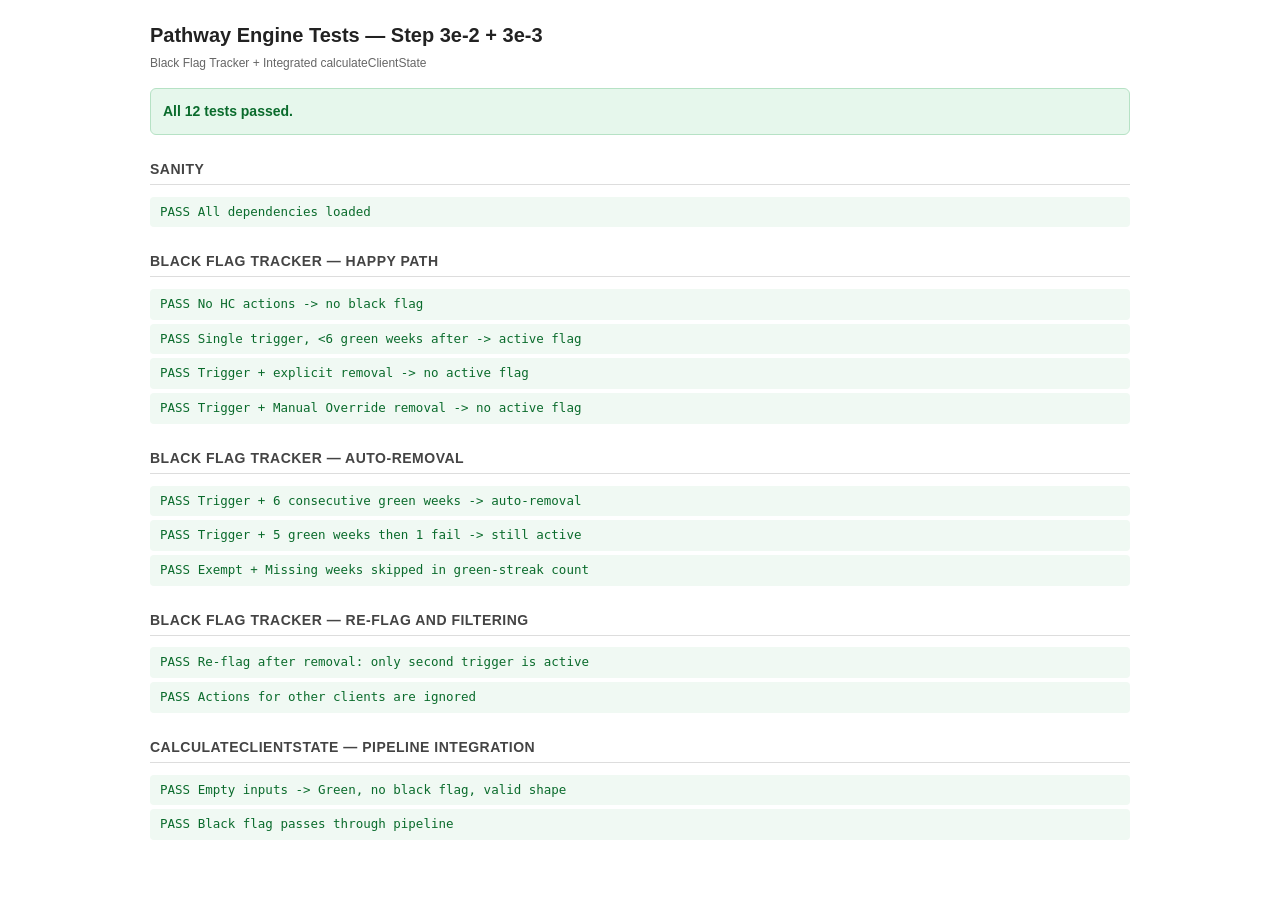
<file: engine/tests-pathway-engine.html>
<!DOCTYPE html>
<html lang="en">
<head>
<meta charset="utf-8" />
<title>Pathway Engine Tests (3e-2 + 3e-3)</title>
<style>
  body { font: 14px/1.5 -apple-system, BlinkMacSystemFont, sans-serif; padding: 20px; max-width: 980px; margin: auto; color: #222; }
  h1 { font-size: 20px; margin: 0 0 4px; }
  .meta { color: #666; margin-bottom: 16px; font-size: 12px; }
  h2 { font-size: 14px; text-transform: uppercase; letter-spacing: 0.5px; color: #444; border-bottom: 1px solid #ddd; padding-bottom: 4px; margin-top: 24px; }
  .summary { padding: 12px; border-radius: 6px; margin: 16px 0; font-weight: 600; }
  .summary.ok { background: #e6f7ec; color: #0a6b2c; border: 1px solid #b6e2c5; }
  .summary.bad { background: #fde8e8; color: #8a1f1f; border: 1px solid #f1c0c0; }
  .test { padding: 6px 10px; border-radius: 4px; margin: 4px 0; font-family: ui-monospace, "SF Mono", Menlo, Consolas, monospace; font-size: 12.5px; }
  .pass { background: #f0f9f3; color: #0a6b2c; }
  .fail { background: #fdecec; color: #8a1f1f; }
  .fail pre { margin: 6px 0 0; white-space: pre-wrap; font-size: 11.5px; color: #5a1414; }
</style>
</head>
<body>
<h1>Pathway Engine Tests — Step 3e-2 + 3e-3</h1>
<div class="meta">Black Flag Tracker + Integrated calculateClientState</div>
<div id="summary" class="summary">Running…</div>
<div id="results"></div>

<!-- Engine modules in dependency order. -->
<script src="./coaching-week.js"></script>
<script src="./client-timeline.js"></script>
<script src="./consecutive-evaluable.js"></script>
<script src="./pathway-evaluators.js"></script>
<script src="./color-deriver.js"></script>
<script src="./pathway-engine.js"></script>

<script>
(function () {
  "use strict";

  var results = document.getElementById("results");
  var summary = document.getElementById("summary");
  var groupEl = null;
  var passed = 0;
  var failed = 0;

  function group(name) {
    var h = document.createElement("h2");
    h.textContent = name;
    results.appendChild(h);
    groupEl = h;
  }

  function test(name, fn) {
    var div = document.createElement("div");
    div.className = "test";
    try {
      fn();
      passed++;
      div.classList.add("pass");
      div.textContent = "PASS  " + name;
    } catch (e) {
      failed++;
      div.classList.add("fail");
      var pre = document.createElement("pre");
      pre.textContent = (e && e.message) || String(e);
      div.textContent = "FAIL  " + name;
      div.appendChild(pre);
    }
    results.appendChild(div);
  }

  function assertEq(actual, expected, msg) {
    if (actual !== expected) {
      throw new Error(
        (msg || "Expected") + ": got " + JSON.stringify(actual) +
        ", expected " + JSON.stringify(expected)
      );
    }
  }

  function assertTrue(cond, msg) {
    if (!cond) throw new Error(msg || "Expected true");
  }

  // -------------------------------------------------------------------------
  // Sanity checks: dependencies loaded
  // -------------------------------------------------------------------------
  group("Sanity");

  test("All dependencies loaded", function () {
    assertTrue(window.ConsecutiveEvaluable, "ConsecutiveEvaluable missing");
    assertTrue(window.ClientTimeline, "ClientTimeline missing");
    assertTrue(window.PathwayEvaluators, "PathwayEvaluators missing");
    assertTrue(window.ColorDeriver, "ColorDeriver missing");
    assertTrue(window.PathwayEngine, "PathwayEngine missing");
    assertTrue(typeof window.PathwayEngine.calculateBlackFlagStatus === "function");
    assertTrue(typeof window.PathwayEngine.calculateClientState === "function");
  });

  // -------------------------------------------------------------------------
  // Fixture builders
  // -------------------------------------------------------------------------
  function mkWeek(opts) {
    opts = opts || {};
    var status = opts.status || "evaluable";
    var weekIndex = opts.weekIndex != null ? opts.weekIndex : 0;
    var start = opts.weekStart || new Date(2026, 0, 2 + weekIndex * 7);
    var end = opts.weekEnd ||
      new Date(start.getTime() + 6 * 86400000 + (23 * 3600 + 59 * 60 + 59) * 1000);
    var rec = {
      weekId: opts.weekId || ("2026-W" + String(weekIndex + 1).padStart(2, "0")),
      weekIndex: weekIndex,
      status: status,
      weekStart: start,
      weekEnd: end,
      submissionCount: status === "missing" ? 0 : 1,
      rawSubmissions: []
    };
    if (status === "evaluable") {
      rec.points = opts.points != null ? opts.points : 0;
      rec.failedStandards = opts.failedStandards || [];
      rec.passedStandards = opts.passedStandards || [
        "Check-In Submission",
        "Training Adherence",
        "Nutrition Adherence",
        "Movement Target",
        "Technique Feedback"
      ];
      rec.callRequested = opts.callRequested == null ? null : opts.callRequested;
      rec.notes = opts.notes || null;
      rec.loomLink = opts.loomLink || null;
    }
    return rec;
  }

  function mkTimeline(weeks) {
    return weeks.map(function (w, i) {
      return mkWeek(Object.assign({}, w, { weekIndex: i }));
    });
  }

  function mkAction(opts) {
    return {
      timestamp: opts.timestamp,
      actionWeek: opts.actionWeek || null,
      client: opts.client || "Test Client",
      coach: opts.coach || "Test Coach",
      pathway: opts.pathway || null,
      standard: opts.standard || null,
      actionType: opts.actionType,
      notes: opts.notes || null,
      outcome: opts.outcome || null,
      followUpDueDate: opts.followUpDueDate || null,
      actionId: opts.actionId || ("act-" + Math.random().toString(36).slice(2, 8))
    };
  }

  // -------------------------------------------------------------------------
  // PART A: Black Flag Tracker
  // -------------------------------------------------------------------------
  group("Black Flag Tracker — Happy path");

  test("No HC actions -> no black flag", function () {
    var tl = mkTimeline([{}, {}, {}]);
    var res = window.PathwayEngine.calculateBlackFlagStatus("Test Client", tl, []);
    assertEq(res.count, 0);
    assertEq(res.active, false);
    assertEq(res.lastTriggeredAt, null);
    assertEq(res.lastResetAt, null);
    assertEq(res.consecutiveGreenWeeks, 0);
    assertEq(res.sourceRows.length, 0);
  });

  test("Single trigger, <6 green weeks after -> active flag", function () {
    var tl = mkTimeline([{}, {}, {}, {}, {}, {}]);
    var actions = [
      mkAction({
        timestamp: new Date(2026, 0, 18),
        actionType: "Black Flag: Triggered",
        actionId: "act-trigger-1"
      })
    ];
    var res = window.PathwayEngine.calculateBlackFlagStatus("Test Client", tl, actions);
    assertEq(res.count, 1);
    assertEq(res.active, true);
    assertEq(res.sourceRows[0], "act-trigger-1");
    assertEq(res.consecutiveGreenWeeks, 3);
  });

  test("Trigger + explicit removal -> no active flag", function () {
    var tl = mkTimeline([{}, {}, {}, {}, {}]);
    var actions = [
      mkAction({
        timestamp: new Date(2026, 0, 5),
        actionType: "Black Flag: Triggered",
        actionId: "act-1"
      }),
      mkAction({
        timestamp: new Date(2026, 0, 20),
        actionType: "Black Flag: Removed",
        actionId: "act-2"
      })
    ];
    var res = window.PathwayEngine.calculateBlackFlagStatus("Test Client", tl, actions);
    assertEq(res.count, 0);
    assertEq(res.active, false);
    assertTrue(res.lastTriggeredAt !== null);
  });

  test("Trigger + Manual Override removal -> no active flag", function () {
    var tl = mkTimeline([{}, {}, {}, {}, {}]);
    var actions = [
      mkAction({
        timestamp: new Date(2026, 0, 5),
        actionType: "Black Flag: Triggered",
        actionId: "act-1"
      }),
      mkAction({
        timestamp: new Date(2026, 0, 20),
        actionType: "Manual Override: Black Flag Removed",
        actionId: "act-2"
      })
    ];
    var res = window.PathwayEngine.calculateBlackFlagStatus("Test Client", tl, actions);
    assertEq(res.count, 0);
    assertEq(res.active, false);
  });

  group("Black Flag Tracker — Auto-removal");

  test("Trigger + 6 consecutive green weeks -> auto-removal", function () {
    var tl = mkTimeline([{}, {}, {}, {}, {}, {}, {}, {}]);
    var actions = [
      mkAction({
        timestamp: new Date(2026, 0, 3),
        actionType: "Black Flag: Triggered",
        actionId: "act-1"
      })
    ];
    var res = window.PathwayEngine.calculateBlackFlagStatus("Test Client", tl, actions);
    assertEq(res.count, 0, "count should be 0 after auto-removal");
    assertEq(res.active, false);
    assertTrue(res.lastResetAt !== null, "lastResetAt should be set");
  });

  test("Trigger + 5 green weeks then 1 fail -> still active", function () {
    var tl = mkTimeline([
      {}, {}, {}, {}, {}, {},
      { points: 5, failedStandards: ["Check-In Submission"] },
      {}
    ]);
    var actions = [
      mkAction({
        timestamp: new Date(2026, 0, 3),
        actionType: "Black Flag: Triggered",
        actionId: "act-1"
      })
    ];
    var res = window.PathwayEngine.calculateBlackFlagStatus("Test Client", tl, actions);
    assertEq(res.active, true);
    assertEq(res.count, 1);
    assertEq(res.consecutiveGreenWeeks, 5);
  });

  test("Exempt + Missing weeks skipped in green-streak count", function () {
    var tl = mkTimeline([
      {},                                            // 1 trigger week
      {}, {},                                        // 2,3 green
      { status: "exempt" },                          // 4 exempt
      { status: "missing" },                         // 5 missing
      {}, {}, {}, {}                                 // 6-9 green (6 evaluable green total)
    ]);
    var actions = [
      mkAction({
        timestamp: new Date(2026, 0, 3),
        actionType: "Black Flag: Triggered",
        actionId: "act-1"
      })
    ];
    var res = window.PathwayEngine.calculateBlackFlagStatus("Test Client", tl, actions);
    assertEq(res.active, false, "auto-removed via 6 evaluable greens");
    assertEq(res.count, 0);
  });

  group("Black Flag Tracker — Re-flag and filtering");

  test("Re-flag after removal: only second trigger is active", function () {
    var tl = mkTimeline([{}, {}, {}, {}, {}, {}]);
    var actions = [
      mkAction({
        timestamp: new Date(2026, 0, 3),
        actionType: "Black Flag: Triggered",
        actionId: "act-1"
      }),
      mkAction({
        timestamp: new Date(2026, 0, 10),
        actionType: "Black Flag: Removed",
        actionId: "act-2"
      }),
      mkAction({
        timestamp: new Date(2026, 0, 25),
        actionType: "Black Flag: Triggered",
        actionId: "act-3"
      })
    ];
    var res = window.PathwayEngine.calculateBlackFlagStatus("Test Client", tl, actions);
    assertEq(res.count, 1);
    assertEq(res.active, true);
    assertEq(res.sourceRows[0], "act-3");
  });

  test("Actions for other clients are ignored", function () {
    var tl = mkTimeline([{}, {}, {}]);
    var actions = [
      mkAction({
        timestamp: new Date(2026, 0, 3),
        actionType: "Black Flag: Triggered",
        client: "Other Client",
        actionId: "act-1"
      })
    ];
    var res = window.PathwayEngine.calculateBlackFlagStatus("Test Client", tl, actions);
    assertEq(res.count, 0);
  });

  // -------------------------------------------------------------------------
  // PART B: Integrated calculateClientState
  // -------------------------------------------------------------------------
  group("calculateClientState — Pipeline integration");

  test("Empty inputs -> Green, no black flag, valid shape", function () {
    var state = window.PathwayEngine.calculateClientState("Test Client", [], [], {
      currentDate: new Date(2026, 1, 15)
    });
    assertEq(state.clientName, "Test Client");
    assertEq(state.color, "Green");
    assertEq(state.dominantPathway, null);
    assertEq(state.blackFlags.active, false);
    assertEq(state.blackFlags.count, 0);
    assertTrue(state.pathwayStates !== undefined);
    assertTrue(state.pathwayStates.p1 !== undefined);
    assertTrue(Array.isArray(state.pathwayStates.p2));
    assertTrue(state.pathwayStates.p3 !== undefined);
  });

  test("Black flag passes through pipeline", function () {
    var state = window.PathwayEngine.calculateClientState(
      "Test Client",
      [],
      [
        mkAction({
          timestamp: new Date(2026, 0, 3),
          actionType: "Black Flag: Triggered",
          actionId: "act-1"
        })
      ],
      { currentDate: new Date(2026, 1, 15) }
    );
    assertEq(state.blackFlags.active, true);
    assertEq(state.blackFlags.count, 1);
    assertEq(state.blackFlags.sourceRows[0], "act-1");
  });

  // -------------------------------------------------------------------------
  // Summary
  // -------------------------------------------------------------------------
  if (failed === 0) {
    summary.className = "summary ok";
    summary.textContent = "All " + passed + " tests passed.";
  } else {
    summary.className = "summary bad";
    summary.textContent = passed + " passed, " + failed + " failed.";
  }
})();
</script>
</body>
</html>
</file>
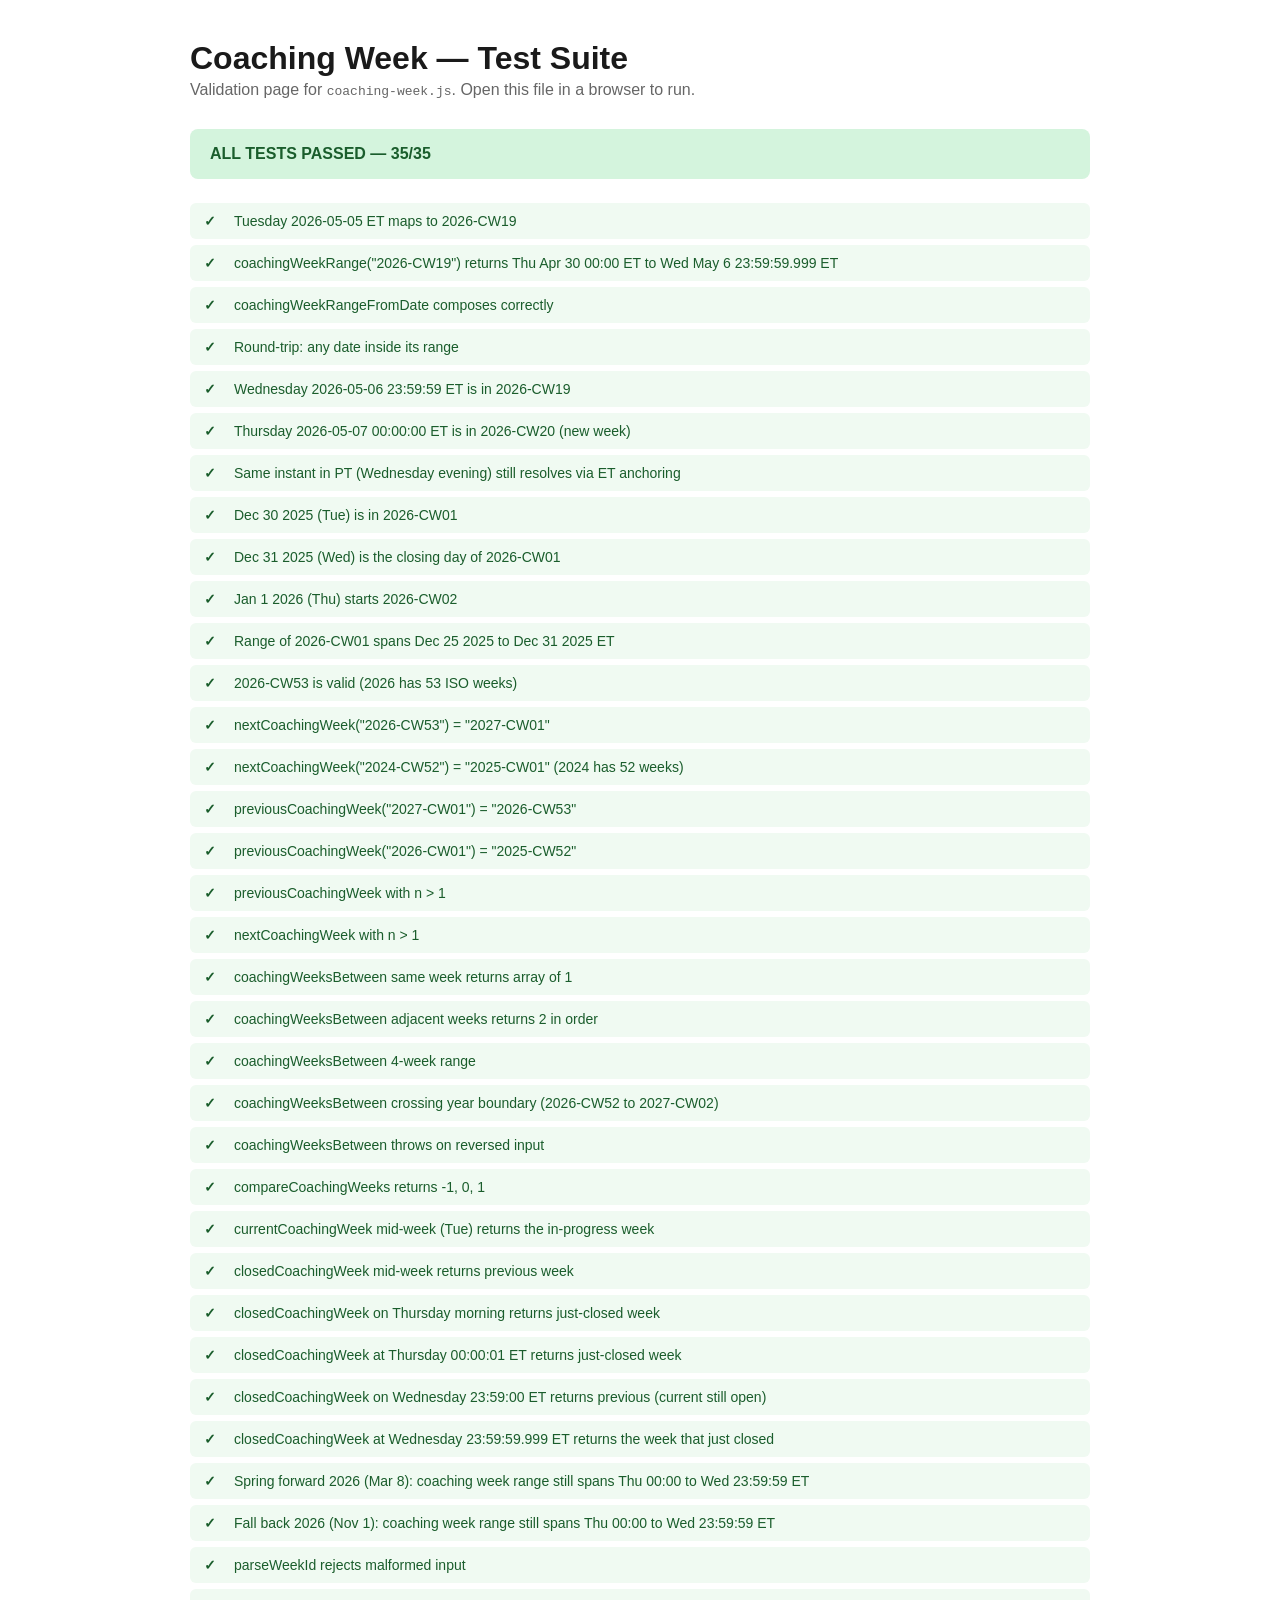
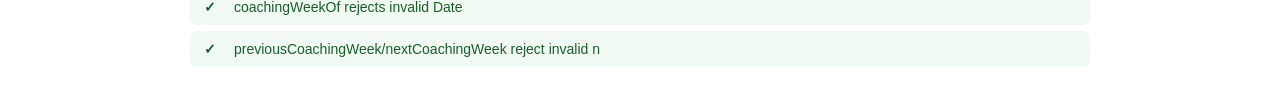
<file: engine/tests.html>
<!DOCTYPE html>
<html lang="en">
<head>
<meta charset="UTF-8" />
<title>Coaching Week — Test Suite</title>
<style>
  body {
    font-family: -apple-system, BlinkMacSystemFont, "Segoe UI", Roboto, sans-serif;
    max-width: 900px;
    margin: 40px auto;
    padding: 0 20px;
    color: #1a1a1a;
  }
  h1 { margin-bottom: 4px; }
  .subtitle { color: #666; margin-bottom: 30px; }
  .summary {
    padding: 16px 20px;
    border-radius: 8px;
    margin-bottom: 24px;
    font-weight: 600;
    font-size: 16px;
  }
  .summary.pass { background: #d4f4dd; color: #1a5d2c; }
  .summary.fail { background: #f8d7da; color: #721c24; }
  ul { list-style: none; padding: 0; }
  li {
    padding: 10px 14px;
    border-radius: 6px;
    margin-bottom: 6px;
    font-size: 14px;
    display: flex;
    align-items: flex-start;
    gap: 10px;
  }
  li.ok { background: #f0faf2; color: #1a5d2c; }
  li.fail { background: #fdf0f1; color: #721c24; }
  .icon { font-weight: bold; min-width: 20px; }
  .err { color: #721c24; font-family: monospace; font-size: 12px; margin-top: 4px; }
</style>
</head>
<body>
<h1>Coaching Week — Test Suite</h1>
<div class="subtitle">Validation page for <code>coaching-week.js</code>. Open this file in a browser to run.</div>
<div id="summary" class="summary">Running tests…</div>
<ul id="results"></ul>

<script src="coaching-week.js"></script>
<script src="tests.js"></script>
<script>
  (function () {
    const results = CoachingWeekTests.run();
    const summary = document.getElementById('summary');
    const ul = document.getElementById('results');

    summary.classList.add(results.failed === 0 ? 'pass' : 'fail');
    summary.textContent = results.failed === 0
      ? 'ALL TESTS PASSED — ' + results.passed + '/' + results.total
      : 'FAILURES — ' + results.failed + ' failed, ' + results.passed + ' passed (out of ' + results.total + ')';

    for (const r of results.results) {
      const li = document.createElement('li');
      li.classList.add(r.ok ? 'ok' : 'fail');
      const icon = document.createElement('span');
      icon.className = 'icon';
      icon.textContent = r.ok ? '✓' : '✗';
      const body = document.createElement('div');
      const name = document.createElement('div');
      name.textContent = r.name;
      body.appendChild(name);
      if (!r.ok) {
        const err = document.createElement('div');
        err.className = 'err';
        err.textContent = r.error;
        body.appendChild(err);
      }
      li.appendChild(icon);
      li.appendChild(body);
      ul.appendChild(li);
    }
  })();
</script>
</body>
</html>
</file>
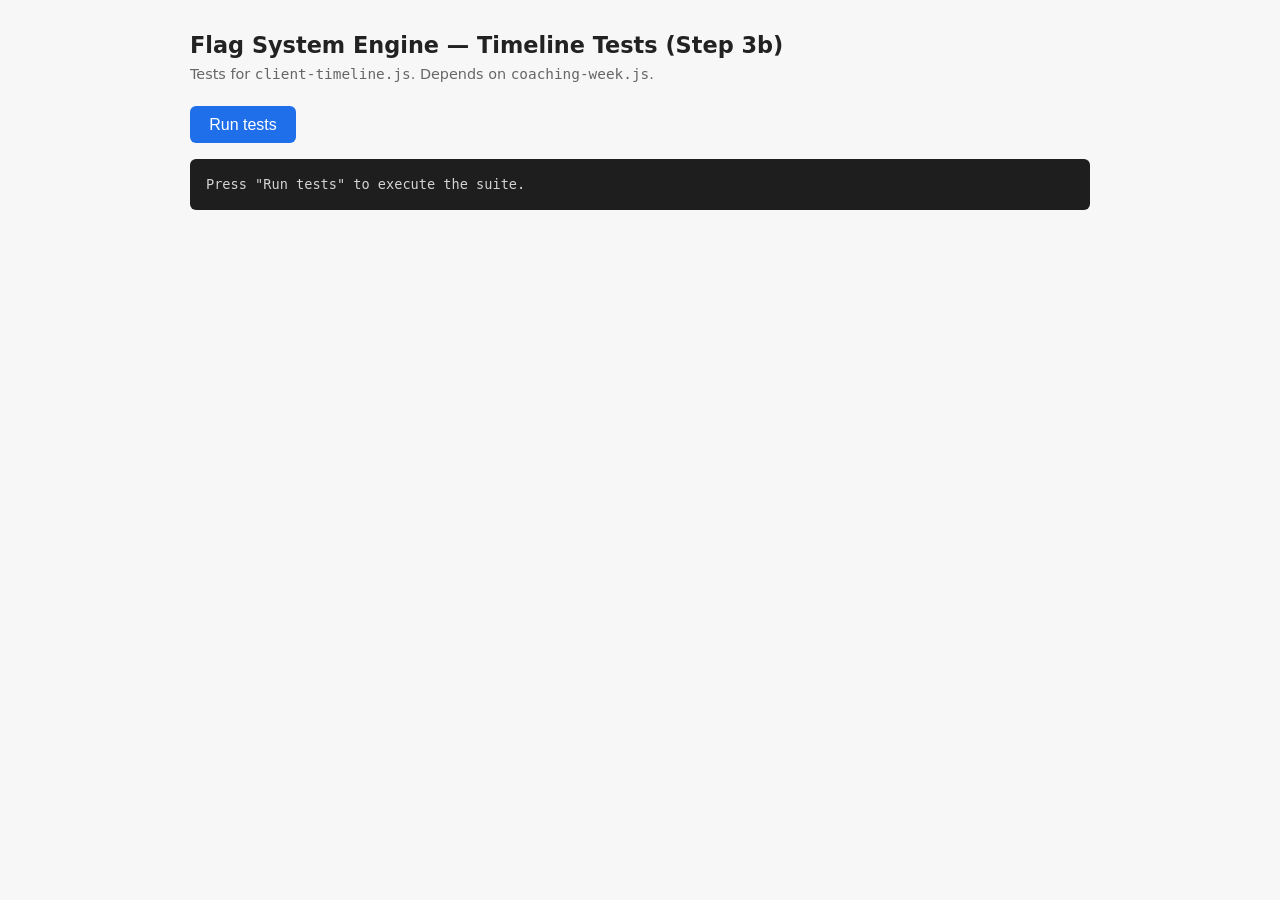
<file: engine/timeline-tests.html>
<!DOCTYPE html>
<html lang="en">
<head>
  <meta charset="UTF-8">
  <title>Flag System Engine — Timeline Tests (Step 3b)</title>
  <style>
    body { font-family: -apple-system, system-ui, sans-serif; max-width: 900px; margin: 2rem auto; padding: 0 1rem; background: #f7f7f7; color: #222; }
    h1 { font-size: 1.4rem; margin-bottom: 0.5rem; }
    .meta { color: #666; font-size: 0.9rem; margin-bottom: 1.5rem; }
    button { background: #1f6feb; color: white; border: 0; padding: 0.6rem 1.2rem; border-radius: 6px; font-size: 1rem; cursor: pointer; }
    button:hover { background: #1858c4; }
    pre { background: #1e1e1e; color: #d4d4d4; padding: 1rem; border-radius: 6px; overflow-x: auto; font-size: 0.85rem; line-height: 1.4; max-height: 70vh; overflow-y: auto; white-space: pre-wrap; }
    .status { margin: 1rem 0; font-weight: 600; }
    .pass { color: #2ea043; }
    .fail { color: #cf222e; }
  </style>
</head>
<body>
  <h1>Flag System Engine — Timeline Tests (Step 3b)</h1>
  <div class="meta">Tests for <code>client-timeline.js</code>. Depends on <code>coaching-week.js</code>.</div>

  <button id="run">Run tests</button>
  <div id="status" class="status"></div>
  <pre id="output">Press "Run tests" to execute the suite.</pre>

  <!-- Load modules in order. UMD style: each attaches a global. -->
  <script src="./coaching-week.js"></script>
  <script src="./client-timeline.js"></script>
  <script src="./timeline-tests.js"></script>

  <script>
    const output = document.getElementById('output');
    const status = document.getElementById('status');

    document.getElementById('run').addEventListener('click', function () {
      const origLog = console.log;
      const origErr = console.error;
      let buffer = '';
      console.log   = function () { buffer += Array.from(arguments).join(' ') + '\n'; origLog.apply(console, arguments); };
      console.error = function () { buffer += Array.from(arguments).join(' ') + '\n'; origErr.apply(console, arguments); };

      let result;
      try {
        result = window.TimelineTests.runTimelineTests();
      } catch (e) {
        buffer += '\nFATAL: ' + e.message + '\n' + (e.stack || '');
      }

      console.log = origLog;
      console.error = origErr;

      output.textContent = buffer;

      if (result) {
        if (result.failed === 0) {
          status.innerHTML = '<span class="pass">✓ All ' + result.passed + ' tests passed</span>';
        } else {
          status.innerHTML = '<span class="fail">✗ ' + result.failed + ' of ' + (result.passed + result.failed) + ' tests failed</span>';
        }
      }
    });
  </script>
</body>
</html>
</file>
